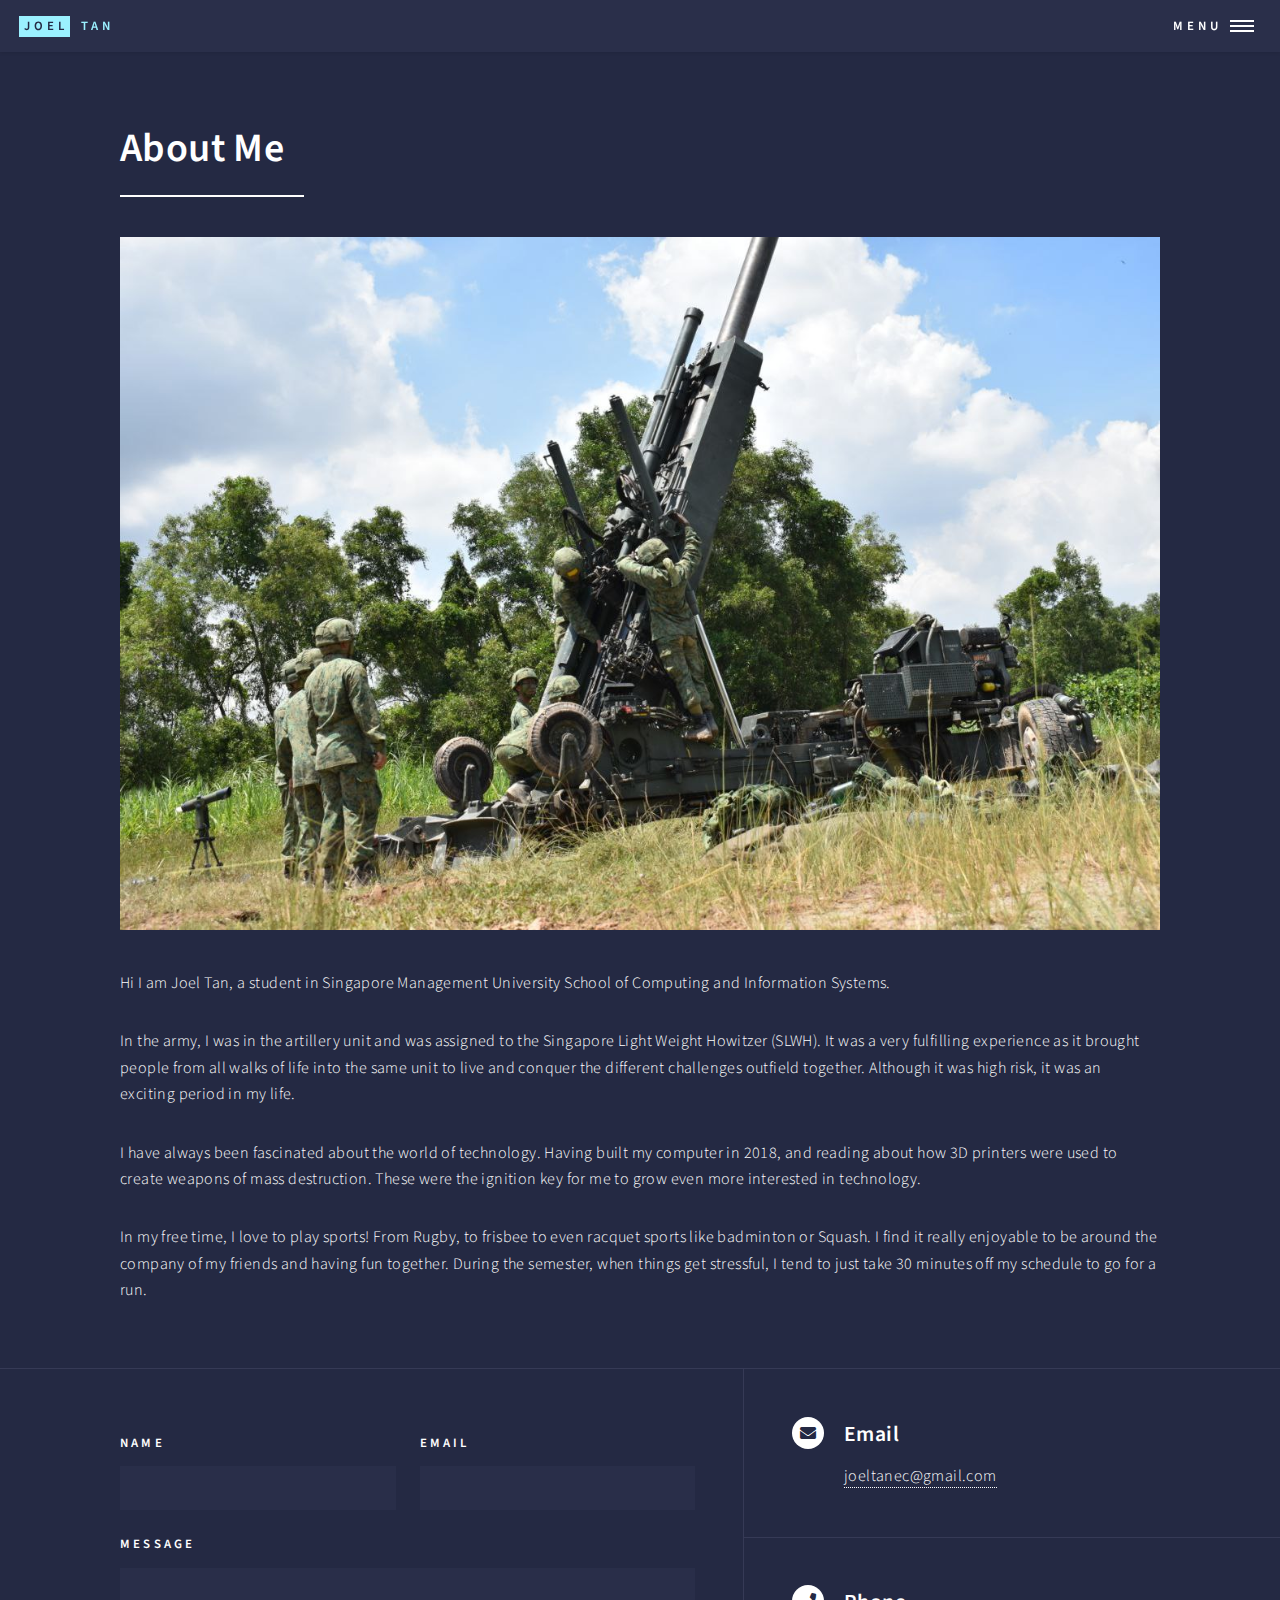
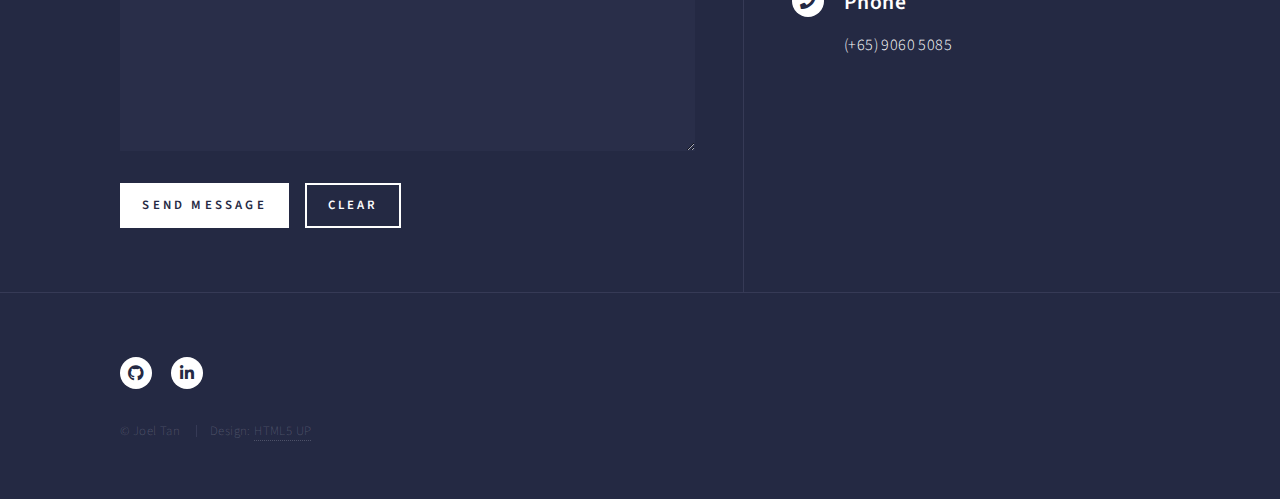
<file: about_me.html>
<!DOCTYPE HTML>
<html>

<head>
	<title>More About Me</title>
	<meta charset="utf-8" />
	<meta name="viewport" content="width=device-width, initial-scale=1, user-scalable=no" />
	<link rel="stylesheet" href="assets/css/main.css" />
	<noscript>
		<link rel="stylesheet" href="assets/css/noscript.css" />
	</noscript>
</head>

<body class="is-preload">

	<!-- Wrapper -->
	<div id="wrapper">

		<!-- Header -->
		<header id="header">
			<a href="index.html" class="logo"><strong>Joel</strong> <span>Tan</span></a>
			<nav>
				<a href="#menu">Menu</a>
			</nav>
		</header>

		<!-- Menu -->
		<nav id="menu">
			<ul class="links">
				<li><a href="index.html">Home</a></li>
				<li><a href="achievements.html">Achievements</a></li>
				<li><a href="about_me.html">About Me</a></li>
				<li><a href="https://joel-clicks.vercel.app/">Photography Website</a></li>
			</ul>
		</nav>

		<!-- Main -->
		<div id="main" class="alt">

			<!-- One -->
			<section id="one">
				<div class="inner">
					<header class="major">
						<h1>About Me</h1>
					</header>
					<span class="image main"><img src="images/slwh_photo.jpg" alt="" /></span>
					<p>Hi I am Joel Tan, a student in Singapore Management University School of Computing and
						Information Systems. </p>
					<p>In the army, I was in the artillery unit and was assigned to the Singapore Light Weight Howitzer
						(SLWH). It was a very fulfilling experience as it brought people from all walks of life into the
						same unit to live and conquer the different challenges outfield together. Although it was high
						risk, it was an exciting period in my life.</p>
					<p>I have always been fascinated about the world of technology. Having built my computer in 2018,
						and reading about how 3D printers were used to create weapons of mass destruction. These were
						the ignition key for me to grow even more interested in technology.
					</p>
					<p>In my free time, I love to play sports! From Rugby, to frisbee to even racquet sports like
						badminton or Squash. I find it really enjoyable to be around the company of my friends and
						having fun together. During the semester, when things get stressful, I tend to just take 30
						minutes off my schedule to go for a run.</p>
				</div>
			</section>

		</div>

		<!-- Contact -->
		<section id="contact">
			<div class="inner">
				<section>
					<form method="post" action="#">
						<div class="fields">
							<div class="field half">
								<label for="name">Name</label>
								<input type="text" name="name" id="name" />
							</div>
							<div class="field half">
								<label for="email">Email</label>
								<input type="text" name="email" id="email" />
							</div>
							<div class="field">
								<label for="message">Message</label>
								<textarea name="message" id="message" rows="6"></textarea>
							</div>
						</div>
						<ul class="actions">
							<li><input type="submit" value="Send Message" class="primary" /></li>
							<li><input type="reset" value="Clear" /></li>
						</ul>
					</form>
				</section>
				<section class="split">
					<section>
						<div class="contact-method">
							<span class="icon solid alt fa-envelope"></span>
							<h3>Email</h3>
							<a href="#">joeltanec@gmail.com</a>
						</div>
					</section>
					<section>
						<div class="contact-method">
							<span class="icon solid alt fa-phone"></span>
							<h3>Phone</h3>
							<span>(+65) 9060 5085</span>
						</div>
			</div>
		</section>
		

		<!-- Footer -->
		<footer id="footer">
			<div class="inner">
				<ul class="icons">
					<li><a href="https://github.com/joelfatnugget" class="icon brands alt fa-github"><span
								class="label">GitHub</span></a></li>
					<li><a href="https://www.linkedin.com/in/joel-tan-a599b6201/"
							class="icon brands alt fa-linkedin-in"><span class="label">LinkedIn</span></a></li>
				</ul>
				<ul class="copyright">
					<li>&copy; Joel Tan</li>
					<li>Design: <a href="https://html5up.net">HTML5 UP</a></li>
				</ul>
			</div>
		</footer>

	</div>

	<!-- Scripts -->
	<script src="assets/js/jquery.min.js"></script>
	<script src="assets/js/jquery.scrolly.min.js"></script>
	<script src="assets/js/jquery.scrollex.min.js"></script>
	<script src="assets/js/browser.min.js"></script>
	<script src="assets/js/breakpoints.min.js"></script>
	<script src="assets/js/util.js"></script>
	<script src="assets/js/main.js"></script>

</body>

</html>
</file>
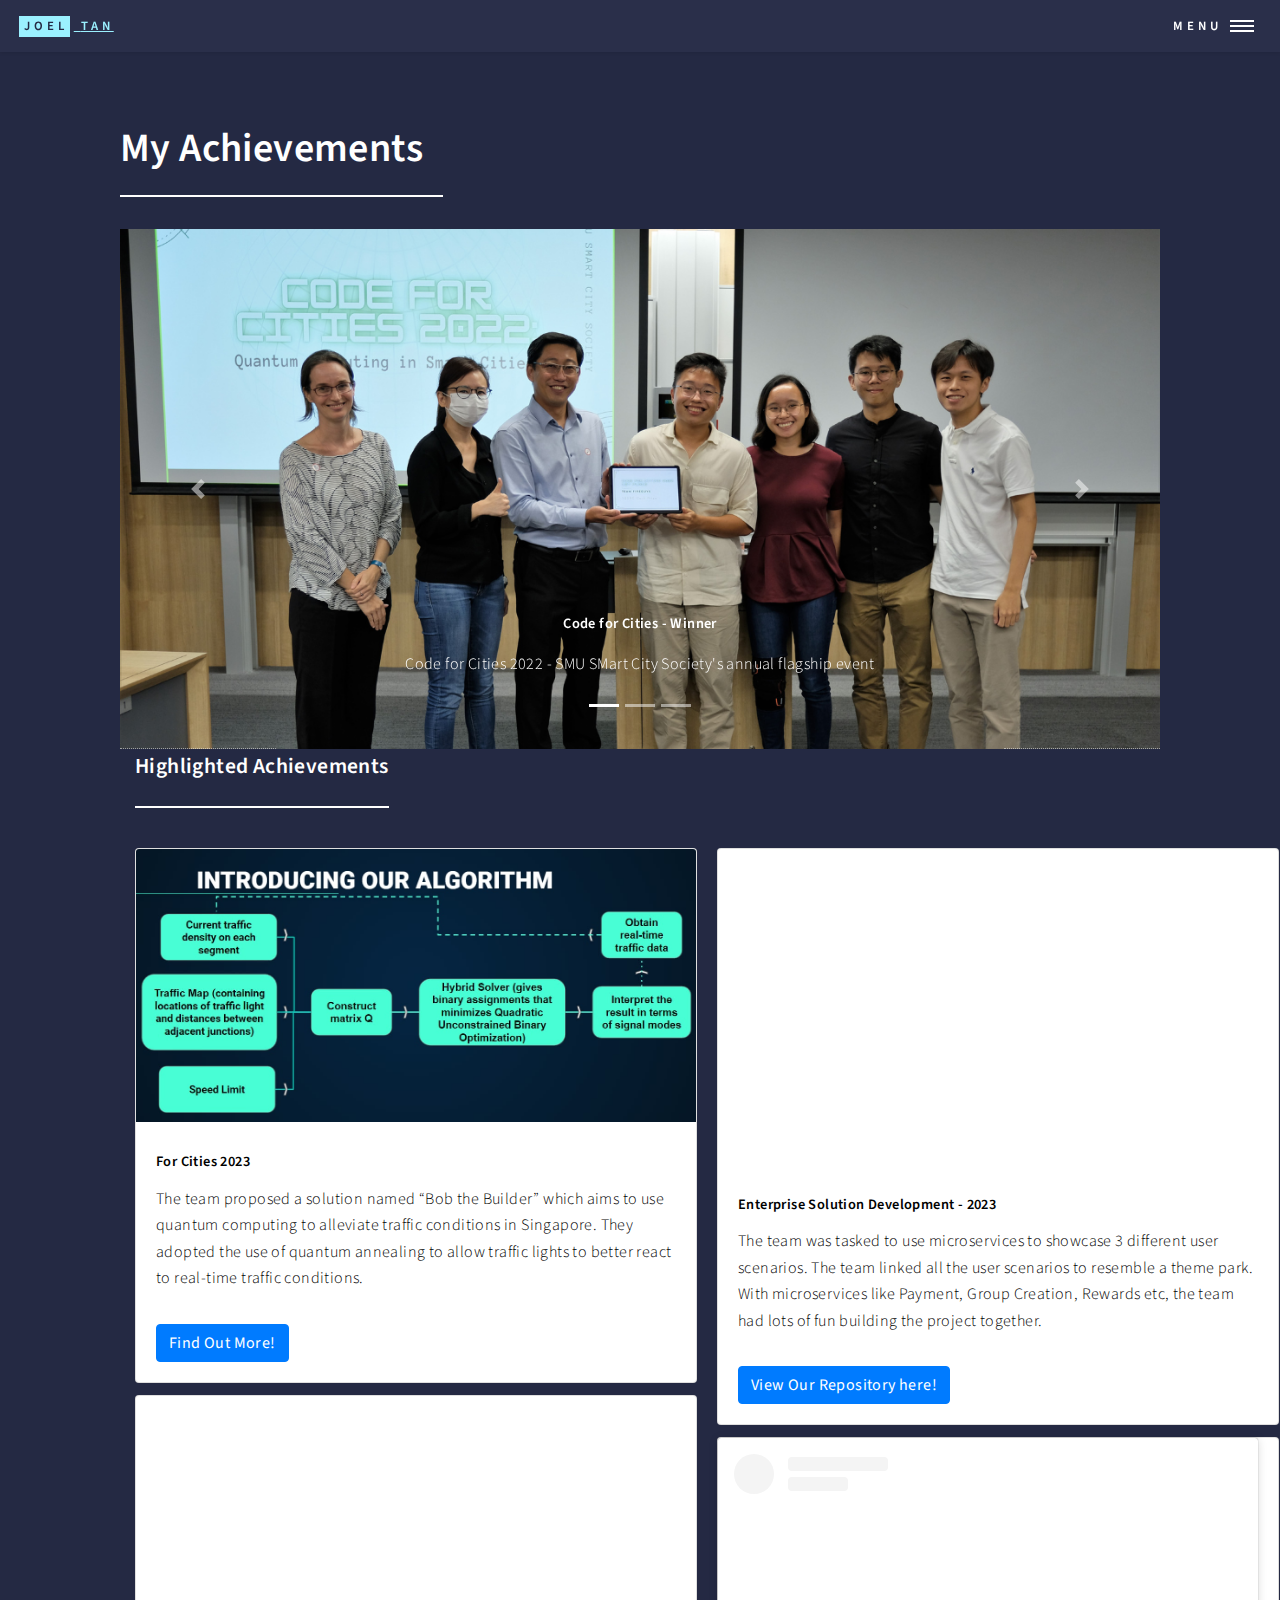
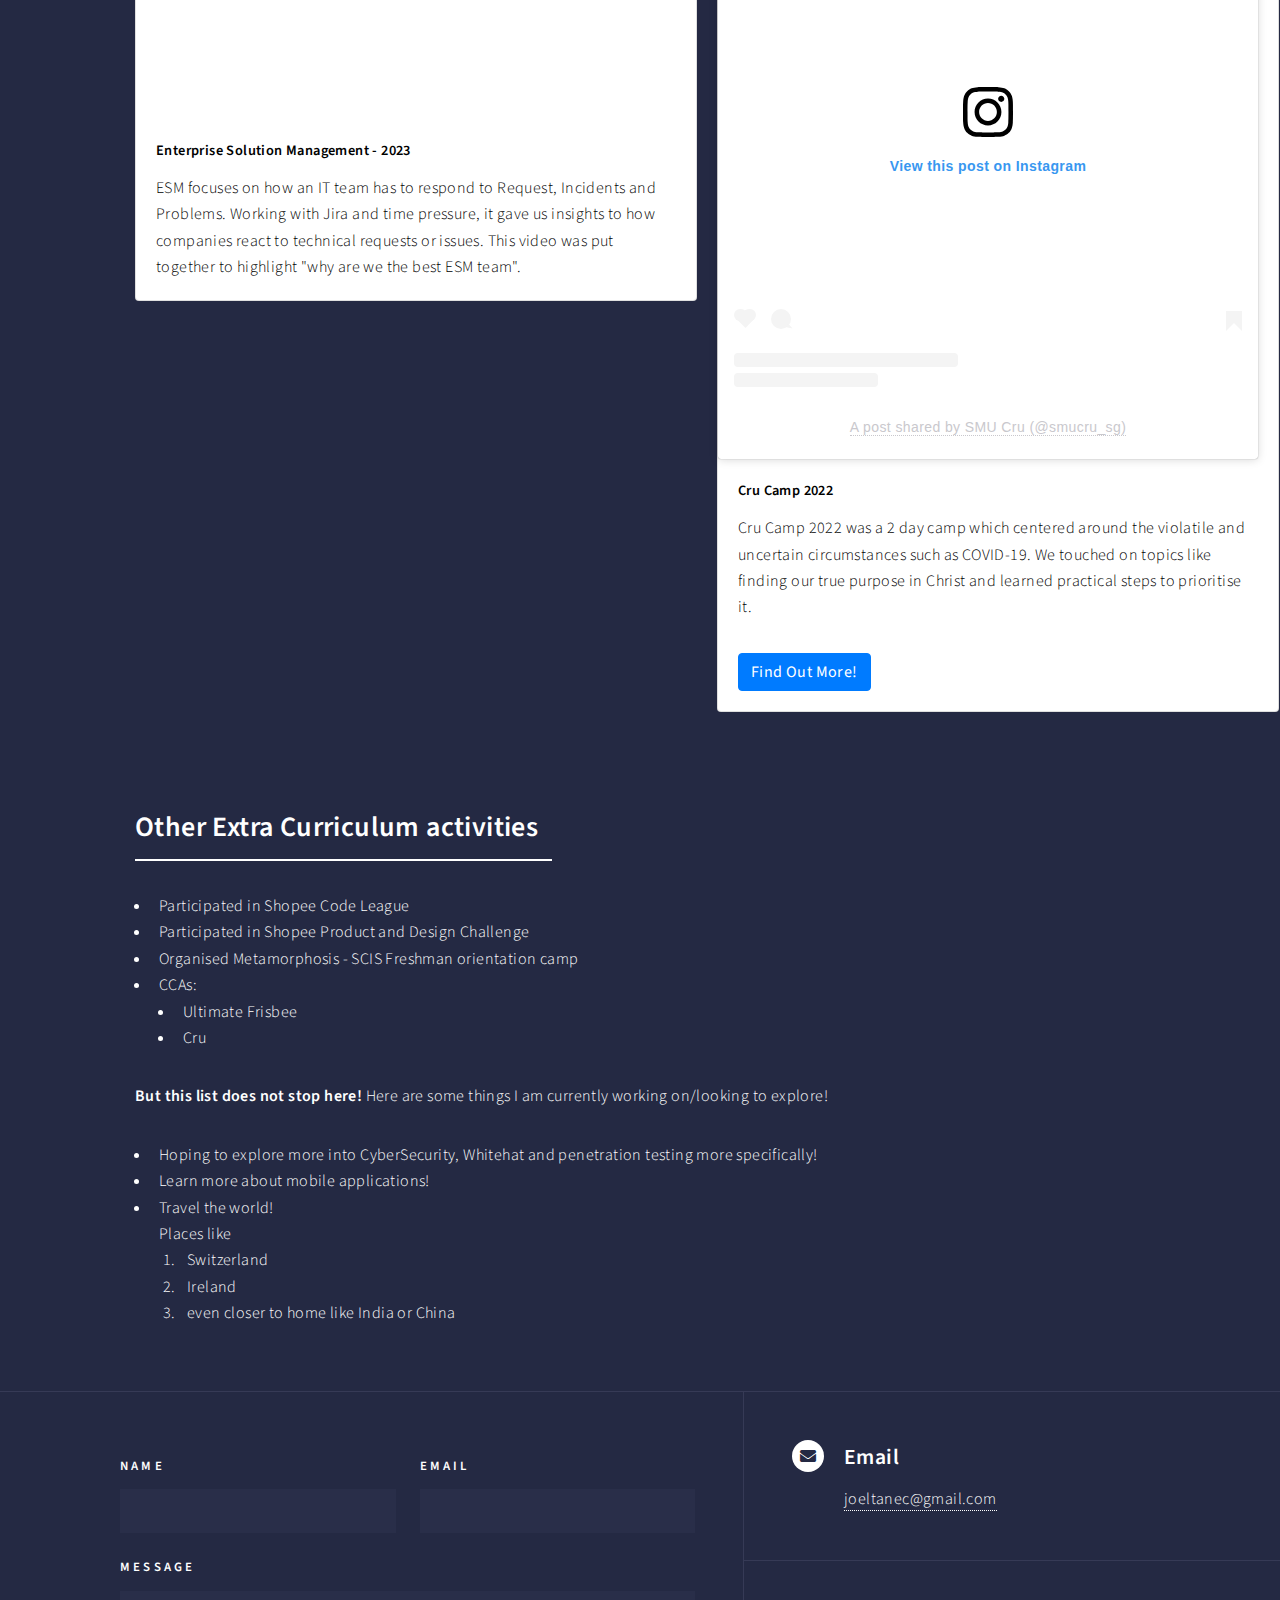
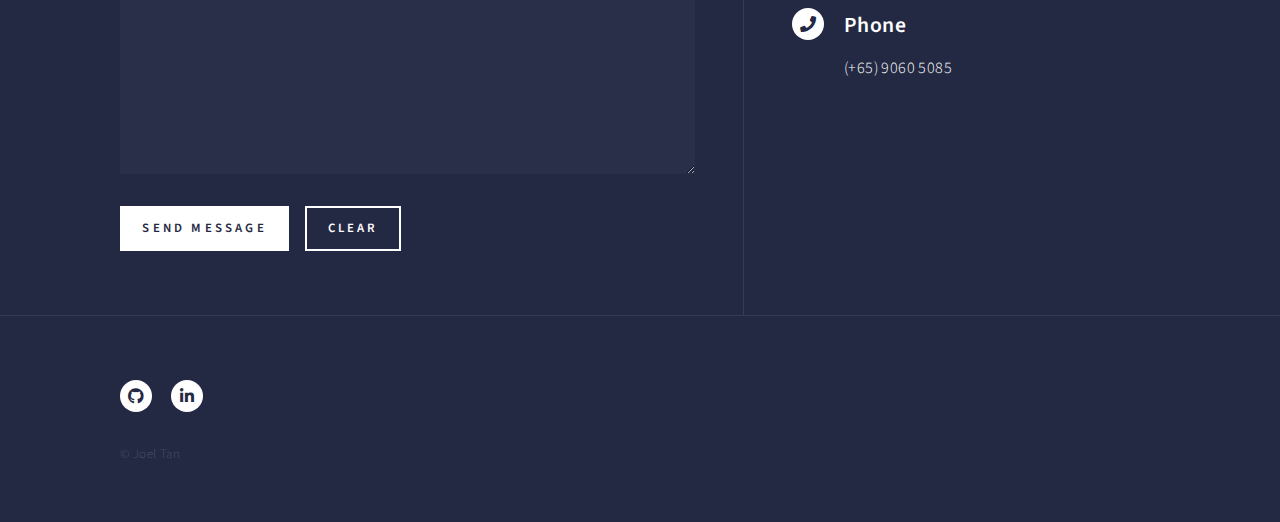
<file: achievements.html>
<!DOCTYPE HTML>
<html>

<head>
    <title>More About Me</title>
    <meta charset="utf-8" />
    <meta name="viewport" content="width=device-width, initial-scale=1, user-scalable=no" />
    <noscript>
        <link rel="stylesheet" href="assets/css/noscript.css" />
    </noscript>
    <link rel="stylesheet" href="https://cdn.jsdelivr.net/npm/bootstrap@4.0.0/dist/css/bootstrap.min.css"
        integrity="sha384-Gn5384xqQ1aoWXA+058RXPxPg6fy4IWvTNh0E263XmFcJlSAwiGgFAW/dAiS6JXm" crossorigin="anonymous">
    <link rel="stylesheet" href="assets/css/main.css" />
</head>

<body class="is-preload">

    <!-- Wrapper -->
    <div id="wrapper">

        <!-- Header -->
        <header id="header">
            <a href="index.html" class="logo"><strong>Joel</strong> <span>Tan</span></a>
            <nav>
                <a href="#menu">Menu</a>
            </nav>
        </header>

        <!-- Menu -->
        <nav id="menu">
			<ul class="links">
				<li><a href="index.html">Home</a></li>
				<li><a href="achievements.html">Achievements</a></li>
				<li><a href="about_me.html">About Me</a></li>
				<li><a href="https://joel-clicks.vercel.app/">Photography Website</a></li>
			</ul>
		</nav>

        <!-- Main -->
        <div id="main" class="alt">

            <!-- One -->
            <section id="one">
                <div class="inner">
                    <header class="major">
                        <h1>My Achievements</h1>
                    </header>
                    <div id="carouselExampleIndicators" class="carousel slide" data-ride="carousel">
                        <ol class="carousel-indicators">
                            <li data-target="#carouselExampleIndicators" data-slide-to="0" class="active"></li>
                            <li data-target="#carouselExampleIndicators" data-slide-to="1"></li>
                            <li data-target="#carouselExampleIndicators" data-slide-to="2"></li>
                        </ol>
                        <div class="carousel-inner">
                            <div class="carousel-item active">
                                <img class="d-block w-100" src="images/codeforcities.png" alt="Code For Cities">
                                <div class="carousel-caption d-none d-md-block">
                                    <h5>Code for Cities - Winner</h5>
                                    <p>Code for Cities 2022 - SMU SMart City Society's annual flagship event</p>
                                </div>
                            </div>
                            <div class="carousel-item">
                                <img class="d-block w-100" src="images/crucamp.jpg" alt="Cru Camp">
                                <div class="carousel-caption d-none d-md-block">
                                    <h5>Cru Camp 2022</h5>
                                    <p>Cru is an interdenominational Christian Parachurch Organisation</p>
                                </div>
                            </div>
                            <div class="carousel-item">
                                <img class="d-block w-100" src="images/metamorphosis.jpg" alt="Metamorphosis">
                                <div class="carousel-caption d-none d-md-block">
                                    <h5>Metamorphosis 2023</h5>
                                    <p>SMU School of Computing and Information Systems' annual Orientation Camp</p>
                                </div>
                            </div>

                        </div>
                        <a class="carousel-control-prev" href="#carouselExampleIndicators" role="button"
                            data-slide="prev">
                            <span class="carousel-control-prev-icon" aria-hidden="true"></span>
                            <span class="sr-only">Previous</span>
                        </a>
                        <a class="carousel-control-next" href="#carouselExampleIndicators" role="button"
                            data-slide="next">
                            <span class="carousel-control-next-icon" aria-hidden="true"></span>
                            <span class="sr-only">Next</span>
                        </a>
                    </div>
                    <div class="container-fluid">

                        <div class="row justify-content">
                            <header class="major">
                                <span>
                                    <h3>Highlighted Achievements</h3>
                                </span>
                            </header>
                        </div>
                        <div class="card-columns" style="display: inline-block">
                            <div class="card" style="color: black;">
                                <img class="card-img-top" src="images/cfc_algo.png" alt="cfc_algo">
                                <div class="card-body">
                                    <h5 class="card-title" style="color: black;">
                                        <header> For Cities 2023</header>
                                    </h5>
                                    <p class="card-text"> The team proposed a solution named “Bob the Builder” which
                                        aims to use quantum computing to alleviate traffic conditions in Singapore. They
                                        adopted the use of quantum annealing to allow traffic lights to better react to
                                        real-time traffic conditions.</p>
                                    <a href="https://news.smu.edu.sg/news/2022/10/04/tackling-smart-city-problems-quantum-computing-0#:~:text=Established%20in%202021%2C%20Code%20for,in%20the%20Smart%20City%20domain."
                                        class="btn btn-primary">Find Out More!</a>
                                </div>
                            </div>
                            <div class="card" style=" color: black;">
                                <iframe width="560" height="315" src="https://www.youtube.com/embed/gSxtwztJnHc"
                                    title="YouTube video player" frameborder="0"
                                    allow="accelerometer; autoplay; clipboard-write; encrypted-media; gyroscope; picture-in-picture; web-share"
                                    allowfullscreen></iframe>
                                <div class="card-body">
                                    <h5 class="card-title" style="color: black;">
                                        <header>Enterprise Solution Management - 2023</header>
                                    </h5>
                                    <p class="card-text"> ESM focuses on how an IT team has to respond to Request,
                                        Incidents and Problems. Working with Jira and time pressure, it gave us insights
                                        to how companies react to technical requests or issues. This video was put
                                        together to highlight "why are we the best ESM team".</p>
                                </div>
                            </div>
                            
                            <div class="card" style=" color: black;">
                                <iframe width="560" height="315" src="https://www.youtube.com/embed/Hvxrg_qIf7g"
                                    title="YouTube video player" frameborder="0"
                                    allow="accelerometer; autoplay; clipboard-write; encrypted-media; gyroscope; picture-in-picture; web-share"
                                    allowfullscreen></iframe>
                                <div class="card-body">
                                    <h5 class="card-title" style="color: black;">
                                        <header>Enterprise Solution Development - 2023</header>
                                    </h5>
                                    <p class="card-text"> The team was tasked to use microservices to showcase 3
                                        different user scenarios. The team linked all the user scenarios to resemble a
                                        theme park. With microservices like Payment, Group Creation, Rewards etc, the
                                        team had lots of fun building the project together.</p>
                                    <a href="https://github.com/ESDeezknee/ESDeezknee" class="btn btn-primary">View Our
                                        Repository here!</a>
                                </div>
                            </div>
                            <div class="card" style="color: black;">
                                <blockquote class="instagram-media m-0"
                                    data-instgrm-permalink="https://www.instagram.com/reel/CiKcidPhUnf/?utm_source=ig_embed&amp;utm_campaign=loading"
                                    data-instgrm-version="14"
                                    style=" background:#FFF; border:0; border-radius:3px; box-shadow:0 0 1px 0 rgba(0,0,0,0.5),0 1px 10px 0 rgba(0,0,0,0.15); margin: 1px; max-width:540px; min-width:326px; padding:0; width:99.375%; width:-webkit-calc(100% - 2px); width:calc(100% - 2px);">
                                    <div style="padding:16px;"> <a
                                            href="https://www.instagram.com/reel/CiKcidPhUnf/?utm_source=ig_embed&amp;utm_campaign=loading"
                                            style=" background:#FFFFFF; line-height:0; padding:0 0; text-align:center; text-decoration:none; width:100%;"
                                            target="_blank">
                                            <div style=" display: flex; flex-direction: row; align-items: center;">
                                                <div
                                                    style="background-color: #F4F4F4; border-radius: 50%; flex-grow: 0; height: 40px; margin-right: 14px; width: 40px;">
                                                </div>
                                                <div
                                                    style="display: flex; flex-direction: column; flex-grow: 1; justify-content: center;">
                                                    <div
                                                        style=" background-color: #F4F4F4; border-radius: 4px; flex-grow: 0; height: 14px; margin-bottom: 6px; width: 100px;">
                                                    </div>
                                                    <div
                                                        style=" background-color: #F4F4F4; border-radius: 4px; flex-grow: 0; height: 14px; width: 60px;">
                                                    </div>
                                                </div>
                                            </div>
                                            <div style="padding: 19% 0;"></div>
                                            <div style="display:block; height:50px; margin:0 auto 12px; width:50px;">
                                                <svg width="50px" height="50px" viewBox="0 0 60 60" version="1.1"
                                                    xmlns="https://www.w3.org/2000/svg"
                                                    xmlns:xlink="https://www.w3.org/1999/xlink">
                                                    <g stroke="none" stroke-width="1" fill="none" fill-rule="evenodd">
                                                        <g transform="translate(-511.000000, -20.000000)"
                                                            fill="#000000">
                                                            <g>
                                                                <path
                                                                    d="M556.869,30.41 C554.814,30.41 553.148,32.076 553.148,34.131 C553.148,36.186 554.814,37.852 556.869,37.852 C558.924,37.852 560.59,36.186 560.59,34.131 C560.59,32.076 558.924,30.41 556.869,30.41 M541,60.657 C535.114,60.657 530.342,55.887 530.342,50 C530.342,44.114 535.114,39.342 541,39.342 C546.887,39.342 551.658,44.114 551.658,50 C551.658,55.887 546.887,60.657 541,60.657 M541,33.886 C532.1,33.886 524.886,41.1 524.886,50 C524.886,58.899 532.1,66.113 541,66.113 C549.9,66.113 557.115,58.899 557.115,50 C557.115,41.1 549.9,33.886 541,33.886 M565.378,62.101 C565.244,65.022 564.756,66.606 564.346,67.663 C563.803,69.06 563.154,70.057 562.106,71.106 C561.058,72.155 560.06,72.803 558.662,73.347 C557.607,73.757 556.021,74.244 553.102,74.378 C549.944,74.521 548.997,74.552 541,74.552 C533.003,74.552 532.056,74.521 528.898,74.378 C525.979,74.244 524.393,73.757 523.338,73.347 C521.94,72.803 520.942,72.155 519.894,71.106 C518.846,70.057 518.197,69.06 517.654,67.663 C517.244,66.606 516.755,65.022 516.623,62.101 C516.479,58.943 516.448,57.996 516.448,50 C516.448,42.003 516.479,41.056 516.623,37.899 C516.755,34.978 517.244,33.391 517.654,32.338 C518.197,30.938 518.846,29.942 519.894,28.894 C520.942,27.846 521.94,27.196 523.338,26.654 C524.393,26.244 525.979,25.756 528.898,25.623 C532.057,25.479 533.004,25.448 541,25.448 C548.997,25.448 549.943,25.479 553.102,25.623 C556.021,25.756 557.607,26.244 558.662,26.654 C560.06,27.196 561.058,27.846 562.106,28.894 C563.154,29.942 563.803,30.938 564.346,32.338 C564.756,33.391 565.244,34.978 565.378,37.899 C565.522,41.056 565.552,42.003 565.552,50 C565.552,57.996 565.522,58.943 565.378,62.101 M570.82,37.631 C570.674,34.438 570.167,32.258 569.425,30.349 C568.659,28.377 567.633,26.702 565.965,25.035 C564.297,23.368 562.623,22.342 560.652,21.575 C558.743,20.834 556.562,20.326 553.369,20.18 C550.169,20.033 549.148,20 541,20 C532.853,20 531.831,20.033 528.631,20.18 C525.438,20.326 523.257,20.834 521.349,21.575 C519.376,22.342 517.703,23.368 516.035,25.035 C514.368,26.702 513.342,28.377 512.574,30.349 C511.834,32.258 511.326,34.438 511.181,37.631 C511.035,40.831 511,41.851 511,50 C511,58.147 511.035,59.17 511.181,62.369 C511.326,65.562 511.834,67.743 512.574,69.651 C513.342,71.625 514.368,73.296 516.035,74.965 C517.703,76.634 519.376,77.658 521.349,78.425 C523.257,79.167 525.438,79.673 528.631,79.82 C531.831,79.965 532.853,80.001 541,80.001 C549.148,80.001 550.169,79.965 553.369,79.82 C556.562,79.673 558.743,79.167 560.652,78.425 C562.623,77.658 564.297,76.634 565.965,74.965 C567.633,73.296 568.659,71.625 569.425,69.651 C570.167,67.743 570.674,65.562 570.82,62.369 C570.966,59.17 571,58.147 571,50 C571,41.851 570.966,40.831 570.82,37.631">
                                                                </path>
                                                            </g>
                                                        </g>
                                                    </g>
                                                </svg>
                                            </div>
                                            <div style="padding-top: 8px;">
                                                <div
                                                    style=" color:#3897f0; font-family:Arial,sans-serif; font-size:14px; font-style:normal; font-weight:550; line-height:18px;">
                                                    View this post on Instagram</div>
                                            </div>
                                            <div style="padding: 12.5% 0;"></div>
                                            <div
                                                style="display: flex; flex-direction: row; margin-bottom: 14px; align-items: center;">
                                                <div>
                                                    <div
                                                        style="background-color: #F4F4F4; border-radius: 50%; height: 12.5px; width: 12.5px; transform: translateX(0px) translateY(7px);">
                                                    </div>
                                                    <div
                                                        style="background-color: #F4F4F4; height: 12.5px; transform: rotate(-45deg) translateX(3px) translateY(1px); width: 12.5px; flex-grow: 0; margin-right: 14px; margin-left: 2px;">
                                                    </div>
                                                    <div
                                                        style="background-color: #F4F4F4; border-radius: 50%; height: 12.5px; width: 12.5px; transform: translateX(9px) translateY(-18px);">
                                                    </div>
                                                </div>
                                                <div style="margin-left: 8px;">
                                                    <div
                                                        style=" background-color: #F4F4F4; border-radius: 50%; flex-grow: 0; height: 20px; width: 20px;">
                                                    </div>
                                                    <div
                                                        style=" width: 0; height: 0; border-top: 2px solid transparent; border-left: 6px solid #f4f4f4; border-bottom: 2px solid transparent; transform: translateX(16px) translateY(-4px) rotate(30deg)">
                                                    </div>
                                                </div>
                                                <div style="margin-left: auto;">
                                                    <div
                                                        style=" width: 0px; border-top: 8px solid #F4F4F4; border-right: 8px solid transparent; transform: translateY(16px);">
                                                    </div>
                                                    <div
                                                        style=" background-color: #F4F4F4; flex-grow: 0; height: 12px; width: 16px; transform: translateY(-4px);">
                                                    </div>
                                                    <div
                                                        style=" width: 0; height: 0; border-top: 8px solid #F4F4F4; border-left: 8px solid transparent; transform: translateY(-4px) translateX(8px);">
                                                    </div>
                                                </div>
                                            </div>
                                            <div
                                                style="display: flex; flex-direction: column; flex-grow: 1; justify-content: center; margin-bottom: 24px;">
                                                <div
                                                    style=" background-color: #F4F4F4; border-radius: 4px; flex-grow: 0; height: 14px; margin-bottom: 6px; width: 224px;">
                                                </div>
                                                <div
                                                    style=" background-color: #F4F4F4; border-radius: 4px; flex-grow: 0; height: 14px; width: 144px;">
                                                </div>
                                            </div>
                                        </a>
                                        <p
                                            style=" color:#c9c8cd; font-family:Arial,sans-serif; font-size:14px; line-height:17px; margin-bottom:0; margin-top:8px; overflow:hidden; padding:8px 0 7px; text-align:center; text-overflow:ellipsis; white-space:nowrap;">
                                            <a href="https://www.instagram.com/reel/CiKcidPhUnf/?utm_source=ig_embed&amp;utm_campaign=loading"
                                                style=" color:#c9c8cd; font-family:Arial,sans-serif; font-size:14px; font-style:normal; font-weight:normal; line-height:17px; text-decoration:none;"
                                                target="_blank">A post shared by SMU Cru (@smucru_sg)</a>
                                        </p>
                                    </div>
                                </blockquote>
                                <script async src="//www.instagram.com/embed.js"></script>
                                <div class="card-body">
                                    <h5 class="card-title" style="color: black;">
                                        <header> Cru Camp 2022</header>
                                    </h5>
                                    <p class="card-text"> Cru Camp 2022 was a 2 day camp which centered around the
                                        violatile and uncertain circumstances such as COVID-19. We touched on topics
                                        like finding our true purpose in Christ and learned practical steps to
                                        prioritise it.</p>
                                    <a href="https://www.instagram.com/p/CiKcS8VhVZa/" class="btn btn-primary">Find Out
                                        More!</a>
                                </div>
                            </div>
                        </div>
                        <header class="major" style="margin-top: 5rem; padding-bottom: 0;">
                            <h2>Other Extra Curriculum activities</h2>
                        </header>
                        <ul>
                            <li>
                                Participated in Shopee Code League
                            </li>
                            <li>
                                Participated in Shopee Product and Design Challenge
                            </li>
                            <li>
                                Organised Metamorphosis - SCIS Freshman orientation camp
                            </li>
                            <li>
                                CCAs:
                                <ul>
                                    <li>Ultimate Frisbee</li>
                                    <li>Cru</li>
                                </ul>
                            </li>
                        </ul>


                        <p><strong>But this list does not stop here!</strong> Here are some things I am currently
                            working
                            on/looking to explore!</p>
                        <ul>
                            <li>
                                Hoping to explore more into CyberSecurity, Whitehat and penetration testing more
                                specifically!
                            </li>
                            <li>
                                Learn more about mobile applications!
                            </li>
                            <li>
                                Travel the world!
                                <br>Places like
                                <ol>
                                    <li>
                                        Switzerland
                                    </li>
                                    <li>Ireland</li>
                                    <li>even closer to home like India or China</li>
                                </ol>
                            </li>
                        </ul>
                    </div>
                </div>
            </section>

        </div>

        <!-- Contact -->
        <section id="contact">
            <div class="inner">
                <section>
                    <form method="post" action="#">
                        <div class="fields">
                            <div class="field half">
                                <label for="name">Name</label>
                                <input type="text" name="name" id="name" />
                            </div>
                            <div class="field half">
                                <label for="email">Email</label>
                                <input type="text" name="email" id="email" />
                            </div>
                            <div class="field">
                                <label for="message">Message</label>
                                <textarea name="message" id="message" rows="6"></textarea>
                            </div>
                        </div>
                        <ul class="actions">
                            <li><input type="submit" value="Send Message" class="primary" /></li>
                            <li><input type="reset" value="Clear" /></li>
                        </ul>
                    </form>
                </section>
                <section class="split">
                    <section>
                        <div class="contact-method">
                            <span class="icon solid alt fa-envelope"></span>
                            <h3>Email</h3>
                            <a href="#">joeltanec@gmail.com</a>
                        </div>
                    </section>
                    <section>
                        <div class="contact-method">
                            <span class="icon solid alt fa-phone"></span>
                            <h3>Phone</h3>
                            <span>(+65) 9060 5085</span>
                        </div>
            </div>
        </section>

        <!-- Footer -->
        <footer id="footer">
            <div class="inner">
                <ul class="icons">
                    <li><a href="https://github.com/joelfatnugget" class="icon brands alt fa-github"><span
                                class="label">GitHub</span></a></li>
                    <li><a href="https://www.linkedin.com/in/joel-tan-a599b6201/"
                            class="icon brands alt fa-linkedin-in"><span class="label">LinkedIn</span></a></li>
                </ul>
                <ul class="copyright">
                    <li>&copy; Joel Tan</li>
                </ul>
            </div>
        </footer>

    </div>

    <!-- Scripts -->
    <script src="assets/js/jquery.min.js"></script>
    <script src="assets/js/jquery.scrolly.min.js"></script>
    <script src="assets/js/jquery.scrollex.min.js"></script>
    <script src="assets/js/browser.min.js"></script>
    <script src="assets/js/breakpoints.min.js"></script>
    <script src="assets/js/util.js"></script>
    <script src="assets/js/main.js"></script>
    <script src="https://code.jquery.com/jquery-3.2.1.slim.min.js"
        integrity="sha384-KJ3o2DKtIkvYIK3UENzmM7KCkRr/rE9/Qpg6aAZGJwFDMVNA/GpGFF93hXpG5KkN"
        crossorigin="anonymous"></script>
    <script src="https://cdn.jsdelivr.net/npm/popper.js@1.12.9/dist/umd/popper.min.js"
        integrity="sha384-ApNbgh9B+Y1QKtv3Rn7W3mgPxhU9K/ScQsAP7hUibX39j7fakFPskvXusvfa0b4Q"
        crossorigin="anonymous"></script>
    <script src="https://cdn.jsdelivr.net/npm/bootstrap@4.0.0/dist/js/bootstrap.min.js"
        integrity="sha384-JZR6Spejh4U02d8jOt6vLEHfe/JQGiRRSQQxSfFWpi1MquVdAyjUar5+76PVCmYl"
        crossorigin="anonymous"></script>

</body>

</html>
</file>
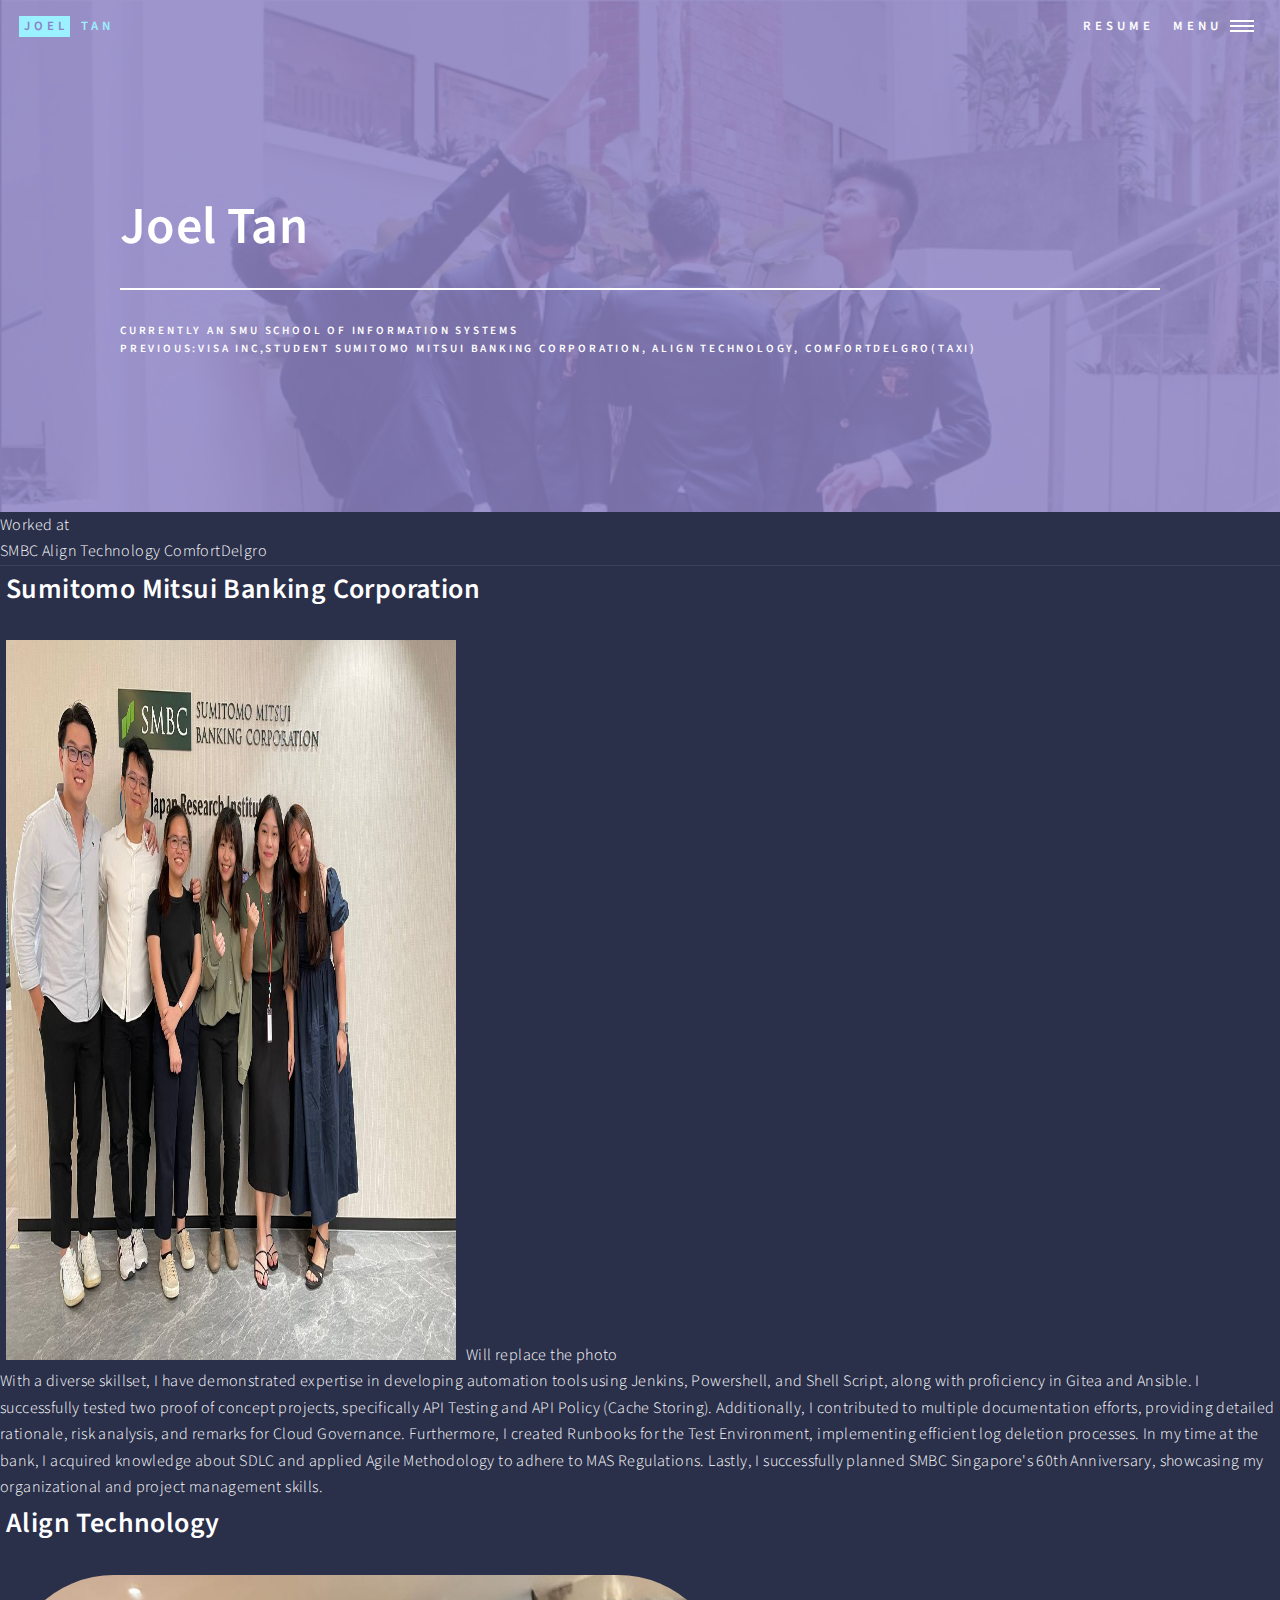
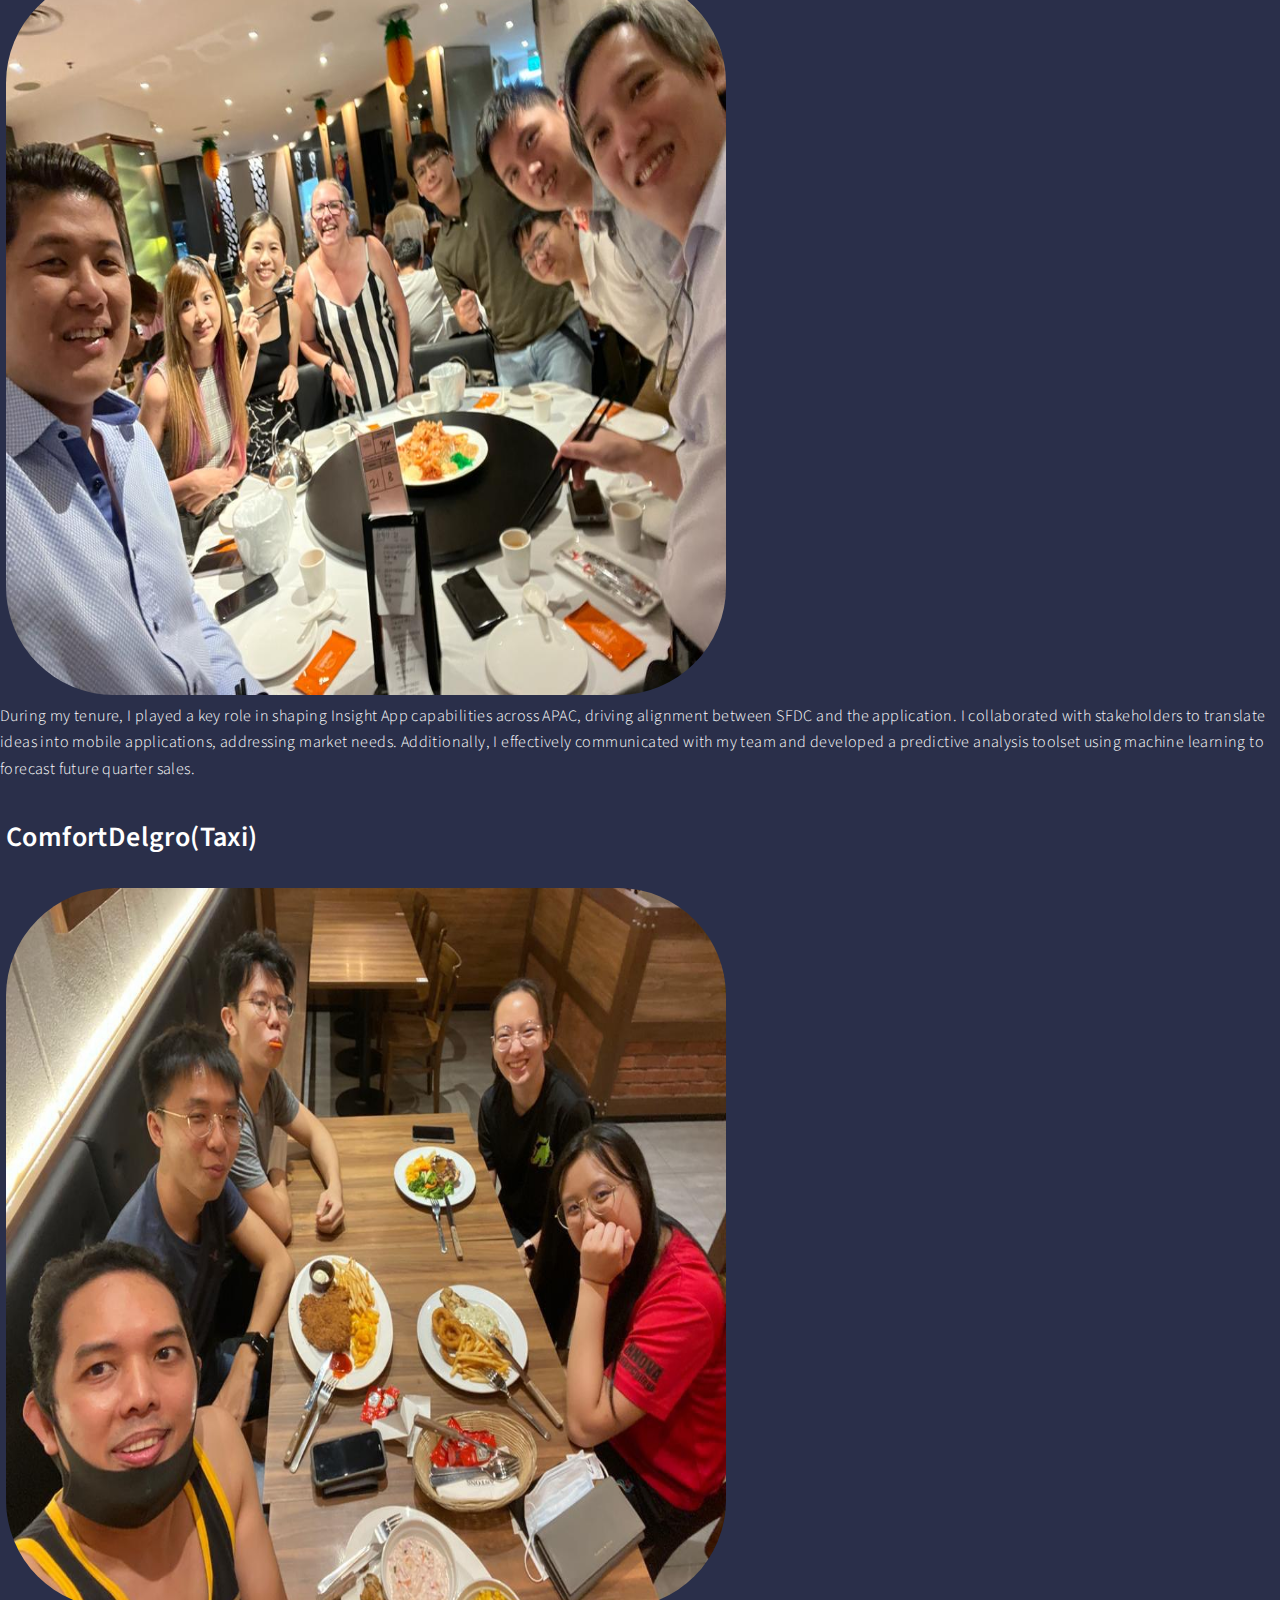
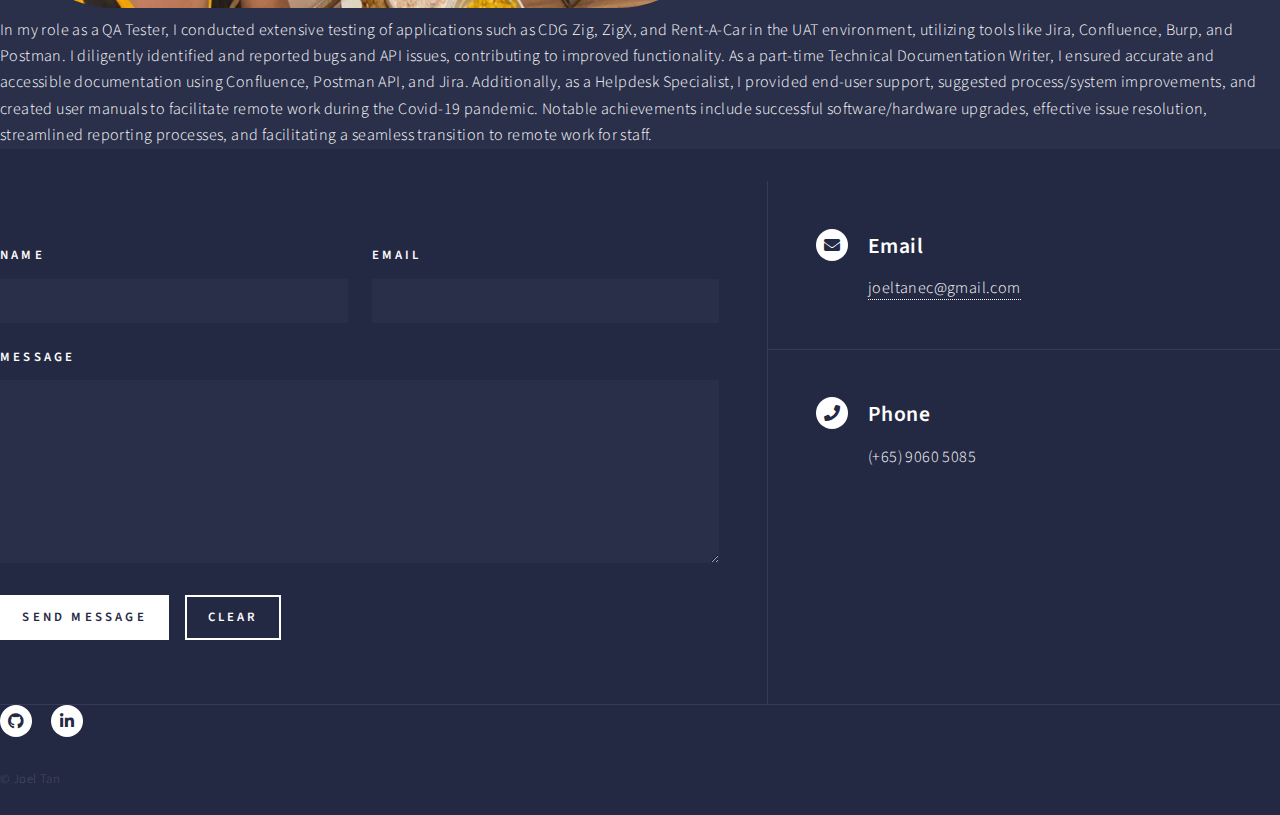
<file: landing.html>
<!DOCTYPE HTML>
<!--
	Forty by HTML5 UP
	html5up.net | @ajlkn
	Free for personal and commercial use under the CCA 3.0 license (html5up.net/license)
-->
<html>

<head>
	<title>Joel Tan!</title>
	<meta charset="utf-8" />
	<meta name="viewport" content="width=device-width, initial-scale=1" />
	<link href="https://cdn.jsdelivr.net/npm/bootstrap@5.3.0/dist/css/bootstrap.min.css" rel="stylesheet"
		integrity="sha384-9ndCyUaIbzAi2FUVXJi0CjmCapSmO7SnpJef0486qhLnuZ2cdeRhO02iuK6FUUVM" crossorigin="anonymous">
	<link rel="stylesheet" href="assets/css/main.css" />
	<link rel="stylesheet" href="assets/css/style.css" />
	<noscript>
		<link rel="stylesheet" href="assets/css/noscript.css" />
	</noscript>
</head>

<body class="is-preload">

	<!-- Wrapper -->
	<div id="wrapper">

		<!-- Header -->
		<!-- Note: The "styleN" class below should match that of the banner element. -->
		<header id="header" class="alt style2">
			<a href="index.html" class="logo"><strong>Joel</strong> <span>Tan</span></a>
			<nav>
				<a href="/images/Joel Tan Resume - MasterCopy.pdf" download>Resume</a>
				<a href="#menu">Menu</a>
			</nav>
		</header>

		<!-- Menu -->
		<nav id="menu">
			<ul class="links">
				<li><a href="index.html">Home</a></li>
				<li><a href="achievements.html">Achievements</a></li>
				<li><a href="about_me.html">About Me</a></li>
				<li><a href="https://joelclicks.joelfatnugget.xyz">Photography Website</a></li>
				<li><a href="/images/Joel Tan Resume - MasterCopy.pdf" download>Resume</a></li>
			</ul>
		</nav>

		<!-- Banner -->
		<!-- Note: The "styleN" class below should match that of the header element. -->
		<section id="banner" class="style2">
			<div class="inner" style="height: auto;">
				<span class="image">
					<img src="./images/council.png" alt="" />
				</span>
				<header class="major">
					<h1>Joel Tan</h1>
				</header>
				<div class="content">
					<p>Currently an SMU School of Information Systems
						<br> Previous:Visa Inc,Student Sumitomo Mitsui Banking Corporation, Align Technology, ComfortDelgro(Taxi)
					</p>
				</div>
			</div>
		</section>

		<!-- Main -->
		<div id="main">
			<section id="one">
				<div id="work">Worked at</div>
				<div>
					<div class="word-list">
						<span id="smbc">SMBC</span>
						<span id="align">Align Technology</strong></span>
						<span id="comfort">ComfortDelgro</span>
					</div>
				</div>
			</section>
			<div id="two" class="scrollpage">
				<section class="one" id="experience">
					<div class="container">
						<div class="col">
							<h2 style="margin-left: 6px;">Sumitomo Mitsui Banking Corporation</h2>
							<img src="images/smbc.jpeg" style="height: 80vh; margin-left: 6px; width: 50vh; margin-right:10px; ">Will replace
							the photo
						</div>
						<div class="col">With a diverse skillset, I have demonstrated expertise in developing
							automation tools using Jenkins, Powershell, and Shell Script, along with proficiency in
							Gitea and Ansible. I successfully tested two proof of concept projects, specifically API
							Testing and API Policy (Cache Storing). Additionally, I contributed to multiple
							documentation efforts, providing detailed rationale, risk analysis, and remarks for Cloud
							Governance. Furthermore, I created Runbooks for the Test Environment, implementing efficient
							log deletion processes. In my time at the bank, I acquired knowledge about SDLC and applied
							Agile Methodology to adhere to MAS Regulations. Lastly, I successfully planned SMBC
							Singapore's 60th Anniversary, showcasing my organizational and project management skills.
						</div>
					</div>
				</section>
				<section class="two" id="experience">
					<div class="container">
						<div class="col">
							<h2 style="margin-left: 6px">Align Technology</h2>
							<img src="images/Align Tech/happycny.jpg"
								style="height: 80vh; border-radius: 15%; margin-left: 6px;width: 80vh;">
						</div>
						<div class="col">
							<p>During my tenure, I played a key role in shaping Insight App capabilities
								across APAC, driving alignment between SFDC and the application. I collaborated with
								stakeholders to translate ideas into mobile applications, addressing market needs.
								Additionally, I effectively communicated with my team and developed a predictive
								analysis
								toolset using machine learning to forecast future quarter sales.</p>
						</div>
					</div>
				</section>
				<section class="three" id="experience">
					<div class="container">
						<div class="col">
							<h2 style="margin-left: 6px">ComfortDelgro(Taxi)</h2>
							<img src="images/comfort_food.jpg"
								style="height: 80vh; border-radius: 15%; margin-left: 6px;width: 80vh;">
						</div>
						<div class="col">
							<p>In my role as a QA Tester, I conducted extensive testing of applications such as CDG Zig,
								ZigX, and Rent-A-Car in the UAT environment, utilizing tools like Jira, Confluence,
								Burp, and Postman. I diligently identified and reported bugs and API issues,
								contributing to improved functionality. As a part-time Technical Documentation Writer, I
								ensured accurate and accessible documentation using Confluence, Postman API, and Jira.
								Additionally, as a Helpdesk Specialist, I provided end-user support, suggested
								process/system improvements, and created user manuals to facilitate remote work during
								the Covid-19 pandemic. Notable achievements include successful software/hardware
								upgrades, effective issue resolution, streamlined reporting processes, and facilitating
								a seamless transition to remote work for staff.</p>
						</div>
					</div>
				</section>
			</div>
		</div>



		<!-- One -->
		<!-- <section id="one">
				<div class="inner">
					<img src="">
					<header class="major">
						<h2>Sumitomo Mitsui Banking Corporation</h2>
					</header>
					<li>Learnt about Banking SDLC, Banking Agile Software Development</li>
					<li>Worked with tools like Jenkins, Powershell, Shell Script, Ansible and most importantly Microsoft Azure </li>
					
				</div>
			</section>

			<!-- Two -->



	</div>

	<!-- Contact -->
	<section id="contact">
		<div class="inner">
			<section>
				<form method="post" action="#">
					<div class="fields">
						<div class="field half">
							<label for="name">Name</label>
							<input type="text" name="name" id="name" />
						</div>
						<div class="field half">
							<label for="email">Email</label>
							<input type="text" name="email" id="email" />
						</div>
						<div class="field">
							<label for="message">Message</label>
							<textarea name="message" id="message" rows="6"></textarea>
						</div>
					</div>
					<ul class="actions">
						<li><input type="submit" value="Send Message" class="primary" /></li>
						<li><input type="reset" value="Clear" /></li>
					</ul>
				</form>
			</section>
			<section class="split">
				<section>
					<div class="contact-method">
						<span class="icon solid alt fa-envelope"></span>
						<h3>Email</h3>
						<a href="#">joeltanec@gmail.com</a>
					</div>
				</section>
				<section>
					<div class="contact-method">
						<span class="icon solid alt fa-phone"></span>
						<h3>Phone</h3>
						<span>(+65) 9060 5085</span>
					</div>
		</div>
	</section>

	<!-- Footer -->
	<footer id="footer">
		<div class="inner">
			<ul class="icons">
				<li><a href="https://github.com/joelfatnugget" class="icon brands alt fa-github"><span
							class="label">GitHub</span></a></li>
				<li><a href="https://www.linkedin.com/in/joel-tan-a599b6201/"
						class="icon brands alt fa-linkedin-in"><span class="label">LinkedIn</span></a></li>
			</ul>
			<ul class="copyright">
				<li>&copy; Joel Tan</li>
			</ul>
		</div>
	</footer>

	</div>

	<!-- Scripts -->
	<script src="assets/js/jquery.min.js"></script>
	<script src="assets/js/jquery.scrolly.min.js"></script>
	<script src="assets/js/jquery.scrollex.min.js"></script>
	<script src="assets/js/browser.min.js"></script>
	<script src="assets/js/breakpoints.min.js"></script>
	<script src="assets/js/util.js"></script>
	<script src="assets/js/main.js"></script>

</body>

</html>
</file>
<file: assets/css/noscript.css>
/*
	Forty by HTML5 UP
	html5up.net | @ajlkn
	Free for personal and commercial use under the CCA 3.0 license (html5up.net/license)
*/

/* Banner */

body.is-preload #banner:after {
	opacity: 0.85;
}

body.is-preload #banner>.inner {
	-moz-filter: none;
	-webkit-filter: none;
	-ms-filter: none;
	filter: none;
	-moz-transform: none;
	-webkit-transform: none;
	-ms-transform: none;
	transform: none;
	opacity: 1;
}


.card-columns {
	@include media-breakpoint-only(sm) {
		column-count: 3;
	}
	@include media-breakpoint-only(lg) {
		column-count: 4;
	}

	@include media-breakpoint-only(xl) {
		column-count: 5;
	}
}
</file>
<file: assets/css/style.css>
.gallery {
    display: grid;
    grid-template-columns: repeat(auto-fit, minmax(300px, 1fr));
    gap: 20px;
  }
  
  .gallery-item {
    position: relative;
  }
  
  .gallery-image {
    width: 100%;
    height: auto;
    object-fit: cover;
  }
  
  .gallery-overlay {
    position: absolute;
    top: 0;
    left: 0;
    width: 100%;
    height: 100%;
    background-color: rgba(0, 0, 0, 0.7);
    color: #fff;
    opacity: 0;
    display: flex;
    align-items: center;
    justify-content: center;
    transition: opacity 0.3s ease;
  }
  
  .gallery-item:hover .gallery-overlay {
    opacity: 1;
  }
</file>
<file: assets/css/main.css>
@import url(fontawesome-all.min.css);
@import url("https://fonts.googleapis.com/css?family=Source+Sans+Pro:300,300italic,600,600italic");

/*
	Forty by HTML5 UP
	html5up.net | @ajlkn
	Free for personal and commercial use under the CCA 3.0 license (html5up.net/license)
*/

html,
body,
div,
span,
applet,
object,
iframe,
h1,
h2,
h3,
h4,
h5,
h6,
p,
blockquote,
pre,
a,
abbr,
acronym,
address,
big,
cite,
code,
del,
dfn,
em,
img,
ins,
kbd,
q,
s,
samp,
small,
strike,
strong,
sub,
sup,
tt,
var,
b,
u,
i,
center,
dl,
dt,
dd,
ol,
ul,
li,
fieldset,
form,
label,
legend,
table,
caption,
tbody,
tfoot,
thead,
tr,
th,
td,
article,
aside,
canvas,
details,
embed,
figure,
figcaption,
footer,
header,
hgroup,
menu,
nav,
output,
ruby,
section,
summary,
time,
mark,
audio,
video {
	margin: 0;
	padding: 0;
	border: 0;
	font-size: 100%;
	font: inherit;
	vertical-align: baseline;
}

article,
aside,
details,
figcaption,
figure,
footer,
header,
hgroup,
menu,
nav,
section {
	display: block;
}

body {
	line-height: 1;
}

ol,
ul {
	list-style: none;
}

blockquote,
q {
	quotes: none;
}

blockquote:before,
blockquote:after,
q:before,
q:after {
	content: '';
	content: none;
}

table {
	border-collapse: collapse;
	border-spacing: 0;
}

body {
	-webkit-text-size-adjust: none;
}

mark {
	background-color: transparent;
	color: inherit;
}

input::-moz-focus-inner {
	border: 0;
	padding: 0;
}

input,
select,
textarea {
	-moz-appearance: none;
	-webkit-appearance: none;
	-ms-appearance: none;
	appearance: none;
}

/* Basic */

@-ms-viewport {
	width: device-width;
}

body {
	-ms-overflow-style: scrollbar;
}

@media screen and (max-width: 480px) {

	html,
	body {
		min-width: 320px;
	}

}


html {
	box-sizing: border-box;
}

*,
*:before,
*:after {
	box-sizing: inherit;
}

body {
	background: #242943;
}

body.is-preload *,
body.is-preload *:before,
body.is-preload *:after {
	-moz-animation: none !important;
	-webkit-animation: none !important;
	-ms-animation: none !important;
	animation: none !important;
	-moz-transition: none !important;
	-webkit-transition: none !important;
	-ms-transition: none !important;
	transition: none !important;
}



/* Type */

body,
input,
select,
textarea {
	color: #ffffff;
	font-family: "Source Sans Pro", Helvetica, sans-serif;
	font-size: 17pt;
	font-weight: 300;
	letter-spacing: 0.025em;
	line-height: 1.65;
}

@media screen and (max-width: 1680px) {

	body,
	input,
	select,
	textarea {
		font-size: 14pt;
	}

}

@media screen and (max-width: 1280px) {

	body,
	input,
	select,
	textarea {
		font-size: 12pt;
	}

}

@media screen and (max-width: 360px) {

	body,
	input,
	select,
	textarea {
		font-size: 11pt;
	}

}

a {
	-moz-transition: color 0.2s ease-in-out, border-bottom-color 0.2s ease-in-out;
	-webkit-transition: color 0.2s ease-in-out, border-bottom-color 0.2s ease-in-out;
	-ms-transition: color 0.2s ease-in-out, border-bottom-color 0.2s ease-in-out;
	transition: color 0.2s ease-in-out, border-bottom-color 0.2s ease-in-out;
	border-bottom: dotted 1px;
	color: inherit;
	text-decoration: none;
}

a:hover {
	border-bottom-color: transparent;
	color: #9bf1ff !important;
}

a:active {
	color: #53e3fb !important;
}

strong,
b {
	color: #ffffff;
	font-weight: 600;
}

em,
i {
	font-style: italic;
}

p {
	margin: 0 0 2em 0;
}

h1,
h2,
h3,
h4,
h5,
h6 {
	color: #ffffff;
	font-weight: 600;
	line-height: 1.65;
	margin: 0 0 1em 0;
}

h1 a,
h2 a,
h3 a,
h4 a,
h5 a,
h6 a {
	color: inherit;
	border-bottom: 0;
}

h1 {
	font-size: 2.5em;
}

h2 {
	font-size: 1.75em;
}

h3 {
	font-size: 1.35em;
}

h4 {
	font-size: 1.1em;
}

h5 {
	font-size: 0.9em;
}

h6 {
	font-size: 0.7em;
}

@media screen and (max-width: 736px) {

	h1 {
		font-size: 2em;
	}

	h2 {
		font-size: 1.5em;
	}

	h3 {
		font-size: 1.25em;
	}

}

sub {
	font-size: 0.8em;
	position: relative;
	top: 0.5em;
}

sup {
	font-size: 0.8em;
	position: relative;
	top: -0.5em;
}

blockquote {
	border-left: solid 4px rgba(212, 212, 255, 0.1);
	font-style: italic;
	margin: 0 0 2em 0;
	padding: 0.5em 0 0.5em 2em;
}

code {
	background: rgba(212, 212, 255, 0.035);
	font-family: "Courier New", monospace;
	font-size: 0.9em;
	margin: 0 0.25em;
	padding: 0.25em 0.65em;
}

pre {
	-webkit-overflow-scrolling: touch;
	font-family: "Courier New", monospace;
	font-size: 0.9em;
	margin: 0 0 2em 0;
}

pre code {
	display: block;
	line-height: 1.75;
	padding: 1em 1.5em;
	overflow-x: auto;
}

hr {
	border: 0;
	border-bottom: solid 1px rgba(212, 212, 255, 0.1);
	margin: 2em 0;
}

hr.major {
	margin: 3em 0;
}

.align-left {
	text-align: left;
}

.align-center {
	text-align: center;
}

.align-right {
	text-align: right;
}

/* Row */

.row {
	display: flex;
	flex-wrap: wrap;
	box-sizing: border-box;
	align-items: stretch;
}

.row>* {
	box-sizing: border-box;
}

.row.gtr-uniform>*> :last-child {
	margin-bottom: 0;
}

.row.aln-left {
	justify-content: flex-start;
}

.row.aln-center {
	justify-content: center;
}

.row.aln-right {
	justify-content: flex-end;
}

.row.aln-top {
	align-items: flex-start;
}

.row.aln-middle {
	align-items: center;
}

.row.aln-bottom {
	align-items: flex-end;
}

.row>.imp {
	order: -1;
}

.row>.col-1 {
	width: 8.33333%;
}

.row>.off-1 {
	margin-left: 8.33333%;
}

.row>.col-2 {
	width: 16.66667%;
}

.row>.off-2 {
	margin-left: 16.66667%;
}

.row>.col-3 {
	width: 25%;
}

.row>.off-3 {
	margin-left: 25%;
}

.row>.col-4 {
	width: 33.33333%;
}

.row>.off-4 {
	margin-left: 33.33333%;
}

.row>.col-5 {
	width: 41.66667%;
}

.row>.off-5 {
	margin-left: 41.66667%;
}

.row>.col-6 {
	width: 50%;
}

.row>.off-6 {
	margin-left: 50%;
}

.row>.col-7 {
	width: 58.33333%;
}

.row>.off-7 {
	margin-left: 58.33333%;
}

.row>.col-8 {
	width: 66.66667%;
}

.row>.off-8 {
	margin-left: 66.66667%;
}

.row>.col-9 {
	width: 75%;
}

.row>.off-9 {
	margin-left: 75%;
}

.row>.col-10 {
	width: 83.33333%;
}

.row>.off-10 {
	margin-left: 83.33333%;
}

.row>.col-11 {
	width: 91.66667%;
}

.row>.off-11 {
	margin-left: 91.66667%;
}

.row>.col-12 {
	width: 100%;
}

.row>.off-12 {
	margin-left: 100%;
}

.row.gtr-0 {
	margin-top: 0;
	margin-left: 0em;
}

.row.gtr-0>* {
	padding: 0 0 0 0em;
}

.row.gtr-0.gtr-uniform {
	margin-top: 0em;
}

.row.gtr-0.gtr-uniform>* {
	padding-top: 0em;
}

.row.gtr-25 {
	margin-top: 0;
	margin-left: -0.5em;
}

.row.gtr-25>* {
	padding: 0 0 0 0.5em;
}

.row.gtr-25.gtr-uniform {
	margin-top: -0.5em;
}

.row.gtr-25.gtr-uniform>* {
	padding-top: 0.5em;
}

.row.gtr-50 {
	margin-top: 0;
	margin-left: -1em;
}

.row.gtr-50>* {
	padding: 0 0 0 1em;
}

.row.gtr-50.gtr-uniform {
	margin-top: -1em;
}

.row.gtr-50.gtr-uniform>* {
	padding-top: 1em;
}

.row {
	margin-top: 0;
	margin-left: -2em;
}

.row>* {
	padding: 0 0 0 2em;
}

.row.gtr-uniform {
	margin-top: -2em;
}

.row.gtr-uniform>* {
	padding-top: 2em;
}

.row.gtr-150 {
	margin-top: 0;
	margin-left: -3em;
}

.row.gtr-150>* {
	padding: 0 0 0 3em;
}

.row.gtr-150.gtr-uniform {
	margin-top: -3em;
}

.row.gtr-150.gtr-uniform>* {
	padding-top: 3em;
}

.row.gtr-200 {
	margin-top: 0;
	margin-left: -4em;
}

.row.gtr-200>* {
	padding: 0 0 0 4em;
}

.row.gtr-200.gtr-uniform {
	margin-top: -4em;
}

.row.gtr-200.gtr-uniform>* {
	padding-top: 4em;
}

@media screen and (max-width: 1680px) {

	.row {
		display: flex;
		flex-wrap: wrap;
		box-sizing: border-box;
		align-items: stretch;
	}

	.row>* {
		box-sizing: border-box;
	}

	.row.gtr-uniform>*> :last-child {
		margin-bottom: 0;
	}

	.row.aln-left {
		justify-content: flex-start;
	}

	.row.aln-center {
		justify-content: center;
	}

	.row.aln-right {
		justify-content: flex-end;
	}

	.row.aln-top {
		align-items: flex-start;
	}

	.row.aln-middle {
		align-items: center;
	}

	.row.aln-bottom {
		align-items: flex-end;
	}

	.row>.imp-xlarge {
		order: -1;
	}

	.row>.col-1-xlarge {
		width: 8.33333%;
	}

	.row>.off-1-xlarge {
		margin-left: 8.33333%;
	}

	.row>.col-2-xlarge {
		width: 16.66667%;
	}

	.row>.off-2-xlarge {
		margin-left: 16.66667%;
	}

	.row>.col-3-xlarge {
		width: 25%;
	}

	.row>.off-3-xlarge {
		margin-left: 25%;
	}

	.row>.col-4-xlarge {
		width: 33.33333%;
	}

	.row>.off-4-xlarge {
		margin-left: 33.33333%;
	}

	.row>.col-5-xlarge {
		width: 41.66667%;
	}

	.row>.off-5-xlarge {
		margin-left: 41.66667%;
	}

	.row>.col-6-xlarge {
		width: 50%;
	}

	.row>.off-6-xlarge {
		margin-left: 50%;
	}

	.row>.col-7-xlarge {
		width: 58.33333%;
	}

	.row>.off-7-xlarge {
		margin-left: 58.33333%;
	}

	.row>.col-8-xlarge {
		width: 66.66667%;
	}

	.row>.off-8-xlarge {
		margin-left: 66.66667%;
	}

	.row>.col-9-xlarge {
		width: 75%;
	}

	.row>.off-9-xlarge {
		margin-left: 75%;
	}

	.row>.col-10-xlarge {
		width: 83.33333%;
	}

	.row>.off-10-xlarge {
		margin-left: 83.33333%;
	}

	.row>.col-11-xlarge {
		width: 91.66667%;
	}

	.row>.off-11-xlarge {
		margin-left: 91.66667%;
	}

	.row>.col-12-xlarge {
		width: 100%;
	}

	.row>.off-12-xlarge {
		margin-left: 100%;
	}

	.row.gtr-0 {
		margin-top: 0;
		margin-left: 0em;
	}

	.row.gtr-0>* {
		padding: 0 0 0 0em;
	}

	.row.gtr-0.gtr-uniform {
		margin-top: 0em;
	}

	.row.gtr-0.gtr-uniform>* {
		padding-top: 0em;
	}

	.row.gtr-25 {
		margin-top: 0;
		margin-left: -0.5em;
	}

	.row.gtr-25>* {
		padding: 0 0 0 0.5em;
	}

	.row.gtr-25.gtr-uniform {
		margin-top: -0.5em;
	}

	.row.gtr-25.gtr-uniform>* {
		padding-top: 0.5em;
	}

	.row.gtr-50 {
		margin-top: 0;
		margin-left: -1em;
	}

	.row.gtr-50>* {
		padding: 0 0 0 1em;
	}

	.row.gtr-50.gtr-uniform {
		margin-top: -1em;
	}

	.row.gtr-50.gtr-uniform>* {
		padding-top: 1em;
	}

	.row {
		margin-top: 0;
		margin-left: -2em;
	}

	.row>* {
		padding: 0 0 0 2em;
	}

	.row.gtr-uniform {
		margin-top: -2em;
	}

	.row.gtr-uniform>* {
		padding-top: 2em;
	}

	.row.gtr-150 {
		margin-top: 0;
		margin-left: -3em;
	}

	.row.gtr-150>* {
		padding: 0 0 0 3em;
	}

	.row.gtr-150.gtr-uniform {
		margin-top: -3em;
	}

	.row.gtr-150.gtr-uniform>* {
		padding-top: 3em;
	}

	.row.gtr-200 {
		margin-top: 0;
		margin-left: -4em;
	}

	.row.gtr-200>* {
		padding: 0 0 0 4em;
	}

	.row.gtr-200.gtr-uniform {
		margin-top: -4em;
	}

	.row.gtr-200.gtr-uniform>* {
		padding-top: 4em;
	}

}

@media screen and (max-width: 1280px) {

	.row {
		display: flex;
		flex-wrap: wrap;
		box-sizing: border-box;
		align-items: stretch;
	}

	.row>* {
		box-sizing: border-box;
	}

	.row.gtr-uniform>*> :last-child {
		margin-bottom: 0;
	}

	.row.aln-left {
		justify-content: flex-start;
	}

	.row.aln-center {
		justify-content: center;
	}

	.row.aln-right {
		justify-content: flex-end;
	}

	.row.aln-top {
		align-items: flex-start;
	}

	.row.aln-middle {
		align-items: center;
	}

	.row.aln-bottom {
		align-items: flex-end;
	}

	.row>.imp-large {
		order: -1;
	}

	.row>.col-1-large {
		width: 8.33333%;
	}

	.row>.off-1-large {
		margin-left: 8.33333%;
	}

	.row>.col-2-large {
		width: 16.66667%;
	}

	.row>.off-2-large {
		margin-left: 16.66667%;
	}

	.row>.col-3-large {
		width: 25%;
	}

	.row>.off-3-large {
		margin-left: 25%;
	}

	.row>.col-4-large {
		width: 33.33333%;
	}

	.row>.off-4-large {
		margin-left: 33.33333%;
	}

	.row>.col-5-large {
		width: 41.66667%;
	}

	.row>.off-5-large {
		margin-left: 41.66667%;
	}

	.row>.col-6-large {
		width: 50%;
	}

	.row>.off-6-large {
		margin-left: 50%;
	}

	.row>.col-7-large {
		width: 58.33333%;
	}

	.row>.off-7-large {
		margin-left: 58.33333%;
	}

	.row>.col-8-large {
		width: 66.66667%;
	}

	.row>.off-8-large {
		margin-left: 66.66667%;
	}

	.row>.col-9-large {
		width: 75%;
	}

	.row>.off-9-large {
		margin-left: 75%;
	}

	.row>.col-10-large {
		width: 83.33333%;
	}

	.row>.off-10-large {
		margin-left: 83.33333%;
	}

	.row>.col-11-large {
		width: 91.66667%;
	}

	.row>.off-11-large {
		margin-left: 91.66667%;
	}

	.row>.col-12-large {
		width: 100%;
	}

	.row>.off-12-large {
		margin-left: 100%;
	}

	.row.gtr-0 {
		margin-top: 0;
		margin-left: 0em;
	}

	.row.gtr-0>* {
		padding: 0 0 0 0em;
	}

	.row.gtr-0.gtr-uniform {
		margin-top: 0em;
	}

	.row.gtr-0.gtr-uniform>* {
		padding-top: 0em;
	}

	.row.gtr-25 {
		margin-top: 0;
		margin-left: -0.375em;
	}

	.row.gtr-25>* {
		padding: 0 0 0 0.375em;
	}

	.row.gtr-25.gtr-uniform {
		margin-top: -0.375em;
	}

	.row.gtr-25.gtr-uniform>* {
		padding-top: 0.375em;
	}

	.row.gtr-50 {
		margin-top: 0;
		margin-left: -0.75em;
	}

	.row.gtr-50>* {
		padding: 0 0 0 0.75em;
	}

	.row.gtr-50.gtr-uniform {
		margin-top: -0.75em;
	}

	.row.gtr-50.gtr-uniform>* {
		padding-top: 0.75em;
	}

	.row {
		margin-top: 0;
		margin-left: -1.5em;
	}

	.row>* {
		padding: 0 0 0 1.5em;
	}

	.row.gtr-uniform {
		margin-top: -1.5em;
	}

	.row.gtr-uniform>* {
		padding-top: 1.5em;
	}

	.row.gtr-150 {
		margin-top: 0;
		margin-left: -2.25em;
	}

	.row.gtr-150>* {
		padding: 0 0 0 2.25em;
	}

	.row.gtr-150.gtr-uniform {
		margin-top: -2.25em;
	}

	.row.gtr-150.gtr-uniform>* {
		padding-top: 2.25em;
	}

	.row.gtr-200 {
		margin-top: 0;
		margin-left: -3em;
	}

	.row.gtr-200>* {
		padding: 0 0 0 3em;
	}

	.row.gtr-200.gtr-uniform {
		margin-top: -3em;
	}

	.row.gtr-200.gtr-uniform>* {
		padding-top: 3em;
	}

}

@media screen and (max-width: 980px) {

	.row {
		display: flex;
		flex-wrap: wrap;
		box-sizing: border-box;
		align-items: stretch;
	}

	.row>* {
		box-sizing: border-box;
	}

	.row.gtr-uniform>*> :last-child {
		margin-bottom: 0;
	}

	.row.aln-left {
		justify-content: flex-start;
	}

	.row.aln-center {
		justify-content: center;
	}

	.row.aln-right {
		justify-content: flex-end;
	}

	.row.aln-top {
		align-items: flex-start;
	}

	.row.aln-middle {
		align-items: center;
	}

	.row.aln-bottom {
		align-items: flex-end;
	}

	.row>.imp-medium {
		order: -1;
	}

	.row>.col-1-medium {
		width: 8.33333%;
	}

	.row>.off-1-medium {
		margin-left: 8.33333%;
	}

	.row>.col-2-medium {
		width: 16.66667%;
	}

	.row>.off-2-medium {
		margin-left: 16.66667%;
	}

	.row>.col-3-medium {
		width: 25%;
	}

	.row>.off-3-medium {
		margin-left: 25%;
	}

	.row>.col-4-medium {
		width: 33.33333%;
	}

	.row>.off-4-medium {
		margin-left: 33.33333%;
	}

	.row>.col-5-medium {
		width: 41.66667%;
	}

	.row>.off-5-medium {
		margin-left: 41.66667%;
	}

	.row>.col-6-medium {
		width: 50%;
	}

	.row>.off-6-medium {
		margin-left: 50%;
	}

	.row>.col-7-medium {
		width: 58.33333%;
	}

	.row>.off-7-medium {
		margin-left: 58.33333%;
	}

	.row>.col-8-medium {
		width: 66.66667%;
	}

	.row>.off-8-medium {
		margin-left: 66.66667%;
	}

	.row>.col-9-medium {
		width: 75%;
	}

	.row>.off-9-medium {
		margin-left: 75%;
	}

	.row>.col-10-medium {
		width: 83.33333%;
	}

	.row>.off-10-medium {
		margin-left: 83.33333%;
	}

	.row>.col-11-medium {
		width: 91.66667%;
	}

	.row>.off-11-medium {
		margin-left: 91.66667%;
	}

	.row>.col-12-medium {
		width: 100%;
	}

	.row>.off-12-medium {
		margin-left: 100%;
	}

	.row.gtr-0 {
		margin-top: 0;
		margin-left: 0em;
	}

	.row.gtr-0>* {
		padding: 0 0 0 0em;
	}

	.row.gtr-0.gtr-uniform {
		margin-top: 0em;
	}

	.row.gtr-0.gtr-uniform>* {
		padding-top: 0em;
	}

	.row.gtr-25 {
		margin-top: 0;
		margin-left: -0.375em;
	}

	.row.gtr-25>* {
		padding: 0 0 0 0.375em;
	}

	.row.gtr-25.gtr-uniform {
		margin-top: -0.375em;
	}

	.row.gtr-25.gtr-uniform>* {
		padding-top: 0.375em;
	}

	.row.gtr-50 {
		margin-top: 0;
		margin-left: -0.75em;
	}

	.row.gtr-50>* {
		padding: 0 0 0 0.75em;
	}

	.row.gtr-50.gtr-uniform {
		margin-top: -0.75em;
	}

	.row.gtr-50.gtr-uniform>* {
		padding-top: 0.75em;
	}

	.row {
		margin-top: 0;
		margin-left: -1.5em;
	}

	.row>* {
		padding: 0 0 0 1.5em;
	}

	.row.gtr-uniform {
		margin-top: -1.5em;
	}

	.row.gtr-uniform>* {
		padding-top: 1.5em;
	}

	.row.gtr-150 {
		margin-top: 0;
		margin-left: -2.25em;
	}

	.row.gtr-150>* {
		padding: 0 0 0 2.25em;
	}

	.row.gtr-150.gtr-uniform {
		margin-top: -2.25em;
	}

	.row.gtr-150.gtr-uniform>* {
		padding-top: 2.25em;
	}

	.row.gtr-200 {
		margin-top: 0;
		margin-left: -3em;
	}

	.row.gtr-200>* {
		padding: 0 0 0 3em;
	}

	.row.gtr-200.gtr-uniform {
		margin-top: -3em;
	}

	.row.gtr-200.gtr-uniform>* {
		padding-top: 3em;
	}

}

@media screen and (max-width: 736px) {

	.row {
		display: flex;
		flex-wrap: wrap;
		box-sizing: border-box;
		align-items: stretch;
	}

	.row>* {
		box-sizing: border-box;
	}

	.row.gtr-uniform>*> :last-child {
		margin-bottom: 0;
	}

	.row.aln-left {
		justify-content: flex-start;
	}

	.row.aln-center {
		justify-content: center;
	}

	.row.aln-right {
		justify-content: flex-end;
	}

	.row.aln-top {
		align-items: flex-start;
	}

	.row.aln-middle {
		align-items: center;
	}

	.row.aln-bottom {
		align-items: flex-end;
	}

	.row>.imp-small {
		order: -1;
	}

	.row>.col-1-small {
		width: 8.33333%;
	}

	.row>.off-1-small {
		margin-left: 8.33333%;
	}

	.row>.col-2-small {
		width: 16.66667%;
	}

	.row>.off-2-small {
		margin-left: 16.66667%;
	}

	.row>.col-3-small {
		width: 25%;
	}

	.row>.off-3-small {
		margin-left: 25%;
	}

	.row>.col-4-small {
		width: 33.33333%;
	}

	.row>.off-4-small {
		margin-left: 33.33333%;
	}

	.row>.col-5-small {
		width: 41.66667%;
	}

	.row>.off-5-small {
		margin-left: 41.66667%;
	}

	.row>.col-6-small {
		width: 50%;
	}

	.row>.off-6-small {
		margin-left: 50%;
	}

	.row>.col-7-small {
		width: 58.33333%;
	}

	.row>.off-7-small {
		margin-left: 58.33333%;
	}

	.row>.col-8-small {
		width: 66.66667%;
	}

	.row>.off-8-small {
		margin-left: 66.66667%;
	}

	.row>.col-9-small {
		width: 75%;
	}

	.row>.off-9-small {
		margin-left: 75%;
	}

	.row>.col-10-small {
		width: 83.33333%;
	}

	.row>.off-10-small {
		margin-left: 83.33333%;
	}

	.row>.col-11-small {
		width: 91.66667%;
	}

	.row>.off-11-small {
		margin-left: 91.66667%;
	}

	.row>.col-12-small {
		width: 100%;
	}

	.row>.off-12-small {
		margin-left: 100%;
	}

	.row.gtr-0 {
		margin-top: 0;
		margin-left: 0em;
	}

	.row.gtr-0>* {
		padding: 0 0 0 0em;
	}

	.row.gtr-0.gtr-uniform {
		margin-top: 0em;
	}

	.row.gtr-0.gtr-uniform>* {
		padding-top: 0em;
	}

	.row.gtr-25 {
		margin-top: 0;
		margin-left: -0.3125em;
	}

	.row.gtr-25>* {
		padding: 0 0 0 0.3125em;
	}

	.row.gtr-25.gtr-uniform {
		margin-top: -0.3125em;
	}

	.row.gtr-25.gtr-uniform>* {
		padding-top: 0.3125em;
	}

	.row.gtr-50 {
		margin-top: 0;
		margin-left: -0.625em;
	}

	.row.gtr-50>* {
		padding: 0 0 0 0.625em;
	}

	.row.gtr-50.gtr-uniform {
		margin-top: -0.625em;
	}

	.row.gtr-50.gtr-uniform>* {
		padding-top: 0.625em;
	}

	.row {
		margin-top: 0;
		margin-left: -1.25em;
	}

	.row>* {
		padding: 0 0 0 1.25em;
	}

	.row.gtr-uniform {
		margin-top: -1.25em;
	}

	.row.gtr-uniform>* {
		padding-top: 1.25em;
	}

	.row.gtr-150 {
		margin-top: 0;
		margin-left: -1.875em;
	}

	.row.gtr-150>* {
		padding: 0 0 0 1.875em;
	}

	.row.gtr-150.gtr-uniform {
		margin-top: -1.875em;
	}

	.row.gtr-150.gtr-uniform>* {
		padding-top: 1.875em;
	}

	.row.gtr-200 {
		margin-top: 0;
		margin-left: -2.5em;
	}

	.row.gtr-200>* {
		padding: 0 0 0 2.5em;
	}

	.row.gtr-200.gtr-uniform {
		margin-top: -2.5em;
	}

	.row.gtr-200.gtr-uniform>* {
		padding-top: 2.5em;
	}

}

@media screen and (max-width: 480px) {

	.row {
		display: flex;
		flex-wrap: wrap;
		box-sizing: border-box;
		align-items: stretch;
	}

	.row>* {
		box-sizing: border-box;
	}

	.row.gtr-uniform>*> :last-child {
		margin-bottom: 0;
	}

	.row.aln-left {
		justify-content: flex-start;
	}

	.row.aln-center {
		justify-content: center;
	}

	.row.aln-right {
		justify-content: flex-end;
	}

	.row.aln-top {
		align-items: flex-start;
	}

	.row.aln-middle {
		align-items: center;
	}

	.row.aln-bottom {
		align-items: flex-end;
	}

	.row>.imp-xsmall {
		order: -1;
	}

	.row>.col-1-xsmall {
		width: 8.33333%;
	}

	.row>.off-1-xsmall {
		margin-left: 8.33333%;
	}

	.row>.col-2-xsmall {
		width: 16.66667%;
	}

	.row>.off-2-xsmall {
		margin-left: 16.66667%;
	}

	.row>.col-3-xsmall {
		width: 25%;
	}

	.row>.off-3-xsmall {
		margin-left: 25%;
	}

	.row>.col-4-xsmall {
		width: 33.33333%;
	}

	.row>.off-4-xsmall {
		margin-left: 33.33333%;
	}

	.row>.col-5-xsmall {
		width: 41.66667%;
	}

	.row>.off-5-xsmall {
		margin-left: 41.66667%;
	}

	.row>.col-6-xsmall {
		width: 50%;
	}

	.row>.off-6-xsmall {
		margin-left: 50%;
	}

	.row>.col-7-xsmall {
		width: 58.33333%;
	}

	.row>.off-7-xsmall {
		margin-left: 58.33333%;
	}

	.row>.col-8-xsmall {
		width: 66.66667%;
	}

	.row>.off-8-xsmall {
		margin-left: 66.66667%;
	}

	.row>.col-9-xsmall {
		width: 75%;
	}

	.row>.off-9-xsmall {
		margin-left: 75%;
	}

	.row>.col-10-xsmall {
		width: 83.33333%;
	}

	.row>.off-10-xsmall {
		margin-left: 83.33333%;
	}

	.row>.col-11-xsmall {
		width: 91.66667%;
	}

	.row>.off-11-xsmall {
		margin-left: 91.66667%;
	}

	.row>.col-12-xsmall {
		width: 100%;
	}

	.row>.off-12-xsmall {
		margin-left: 100%;
	}

	.row.gtr-0 {
		margin-top: 0;
		margin-left: 0em;
	}

	.row.gtr-0>* {
		padding: 0 0 0 0em;
	}

	.row.gtr-0.gtr-uniform {
		margin-top: 0em;
	}

	.row.gtr-0.gtr-uniform>* {
		padding-top: 0em;
	}

	.row.gtr-25 {
		margin-top: 0;
		margin-left: -0.3125em;
	}

	.row.gtr-25>* {
		padding: 0 0 0 0.3125em;
	}

	.row.gtr-25.gtr-uniform {
		margin-top: -0.3125em;
	}

	.row.gtr-25.gtr-uniform>* {
		padding-top: 0.3125em;
	}

	.row.gtr-50 {
		margin-top: 0;
		margin-left: -0.625em;
	}

	.row.gtr-50>* {
		padding: 0 0 0 0.625em;
	}

	.row.gtr-50.gtr-uniform {
		margin-top: -0.625em;
	}

	.row.gtr-50.gtr-uniform>* {
		padding-top: 0.625em;
	}

	.row {
		margin-top: 0;
		margin-left: -1.25em;
	}

	.row>* {
		padding: 0 0 0 1.25em;
	}

	.row.gtr-uniform {
		margin-top: -1.25em;
	}

	.row.gtr-uniform>* {
		padding-top: 1.25em;
	}

	.row.gtr-150 {
		margin-top: 0;
		margin-left: -1.875em;
	}

	.row.gtr-150>* {
		padding: 0 0 0 1.875em;
	}

	.row.gtr-150.gtr-uniform {
		margin-top: -1.875em;
	}

	.row.gtr-150.gtr-uniform>* {
		padding-top: 1.875em;
	}

	.row.gtr-200 {
		margin-top: 0;
		margin-left: -2.5em;
	}

	.row.gtr-200>* {
		padding: 0 0 0 2.5em;
	}

	.row.gtr-200.gtr-uniform {
		margin-top: -2.5em;
	}

	.row.gtr-200.gtr-uniform>* {
		padding-top: 2.5em;
	}

}

/* Section/Article */

section.special,
article.special {
	text-align: center;
}

header.major {
	width: -moz-max-content;
	width: -webkit-max-content;
	width: -ms-max-content;
	width: max-content;
	margin-bottom: 2em;
}

header.major> :first-child {
	margin-bottom: 0;
	width: calc(100% + 0.5em);
}

header.major> :first-child:after {
	content: '';
	background-color: #ffffff;
	display: block;
	height: 2px;
	margin: 0.325em 0 0.5em 0;
	width: 100%;
}

header.major>p {
	font-size: 0.7em;
	font-weight: 600;
	letter-spacing: 0.25em;
	margin-bottom: 0;
	text-transform: uppercase;
}

body.is-ie header.major> :first-child:after {
	max-width: 9em;
}

body.is-ie header.major>h1:after {
	max-width: 100% !important;
}

@media screen and (max-width: 736px) {

	header.major>p br {
		display: none;
	}

}

/* Form */

form {
	margin: 0 0 2em 0;
}

form> :last-child {
	margin-bottom: 0;
}

form>.fields {
	display: -moz-flex;
	display: -webkit-flex;
	display: -ms-flex;
	display: flex;
	-moz-flex-wrap: wrap;
	-webkit-flex-wrap: wrap;
	-ms-flex-wrap: wrap;
	flex-wrap: wrap;
	width: calc(100% + 3em);
	margin: -1.5em 0 2em -1.5em;
}

form>.fields>.field {
	-moz-flex-grow: 0;
	-webkit-flex-grow: 0;
	-ms-flex-grow: 0;
	flex-grow: 0;
	-moz-flex-shrink: 0;
	-webkit-flex-shrink: 0;
	-ms-flex-shrink: 0;
	flex-shrink: 0;
	padding: 1.5em 0 0 1.5em;
	width: calc(100% - 1.5em);
}

form>.fields>.field.half {
	width: calc(50% - 0.75em);
}

form>.fields>.field.third {
	width: calc(100%/3 - 0.5em);
}

form>.fields>.field.quarter {
	width: calc(25% - 0.375em);
}

@media screen and (max-width: 480px) {

	form>.fields {
		width: calc(100% + 3em);
		margin: -1.5em 0 2em -1.5em;
	}

	form>.fields>.field {
		padding: 1.5em 0 0 1.5em;
		width: calc(100% - 1.5em);
	}

	form>.fields>.field.half {
		width: calc(100% - 1.5em);
	}

	form>.fields>.field.third {
		width: calc(100% - 1.5em);
	}

	form>.fields>.field.quarter {
		width: calc(100% - 1.5em);
	}

}

label {
	color: #ffffff;
	display: block;
	font-size: 0.8em;
	font-weight: 600;
	letter-spacing: 0.25em;
	margin: 0 0 1em 0;
	text-transform: uppercase;
}

input[type="text"],
input[type="password"],
input[type="email"],
input[type="tel"],
input[type="search"],
input[type="url"],
select,
textarea {
	-moz-appearance: none;
	-webkit-appearance: none;
	-ms-appearance: none;
	appearance: none;
	background: rgba(212, 212, 255, 0.035);
	border: none;
	border-radius: 0;
	color: inherit;
	display: block;
	outline: 0;
	padding: 0 1em;
	text-decoration: none;
	width: 100%;
}

input[type="text"]:invalid,
input[type="password"]:invalid,
input[type="email"]:invalid,
input[type="tel"]:invalid,
input[type="search"]:invalid,
input[type="url"]:invalid,
select:invalid,
textarea:invalid {
	box-shadow: none;
}

input[type="text"]:focus,
input[type="password"]:focus,
input[type="email"]:focus,
input[type="tel"]:focus,
input[type="search"]:focus,
input[type="url"]:focus,
select:focus,
textarea:focus {
	border-color: #9bf1ff;
	box-shadow: 0 0 0 2px #9bf1ff;
}

select {
	background-image: url("data:image/svg+xml;charset=utf8,%3Csvg xmlns='http://www.w3.org/2000/svg' width='40' height='40' preserveAspectRatio='none' viewBox='0 0 40 40'%3E%3Cpath d='M9.4,12.3l10.4,10.4l10.4-10.4c0.2-0.2,0.5-0.4,0.9-0.4c0.3,0,0.6,0.1,0.9,0.4l3.3,3.3c0.2,0.2,0.4,0.5,0.4,0.9 c0,0.4-0.1,0.6-0.4,0.9L20.7,31.9c-0.2,0.2-0.5,0.4-0.9,0.4c-0.3,0-0.6-0.1-0.9-0.4L4.3,17.3c-0.2-0.2-0.4-0.5-0.4-0.9 c0-0.4,0.1-0.6,0.4-0.9l3.3-3.3c0.2-0.2,0.5-0.4,0.9-0.4S9.1,12.1,9.4,12.3z' fill='rgba(212, 212, 255, 0.1)' /%3E%3C/svg%3E");
	background-size: 1.25rem;
	background-repeat: no-repeat;
	background-position: calc(100% - 1rem) center;
	height: 2.75em;
	padding-right: 2.75em;
	text-overflow: ellipsis;
}

select option {
	color: #ffffff;
	background: #242943;
}

select:focus::-ms-value {
	background-color: transparent;
}

select::-ms-expand {
	display: none;
}

input[type="text"],
input[type="password"],
input[type="email"],
input[type="tel"],
input[type="search"],
input[type="url"],
select {
	height: 2.75em;
}

textarea {
	padding: 0.75em 1em;
}

input[type="checkbox"],
input[type="radio"] {
	-moz-appearance: none;
	-webkit-appearance: none;
	-ms-appearance: none;
	appearance: none;
	display: block;
	float: left;
	margin-right: -2em;
	opacity: 0;
	width: 1em;
	z-index: -1;
}

input[type="checkbox"]+label,
input[type="radio"]+label {
	text-decoration: none;
	color: #ffffff;
	cursor: pointer;
	display: inline-block;
	font-weight: 300;
	padding-left: 2.65em;
	padding-right: 0.75em;
	position: relative;
}

input[type="checkbox"]+label:before,
input[type="radio"]+label:before {
	-moz-osx-font-smoothing: grayscale;
	-webkit-font-smoothing: antialiased;
	display: inline-block;
	font-style: normal;
	font-variant: normal;
	text-rendering: auto;
	line-height: 1;
	text-transform: none !important;
	font-family: 'Font Awesome 5 Free';
	font-weight: 900;
}

input[type="checkbox"]+label:before,
input[type="radio"]+label:before {
	background: rgba(212, 212, 255, 0.035);
	content: '';
	display: inline-block;
	font-size: 0.8em;
	height: 2.0625em;
	left: 0;
	letter-spacing: 0;
	line-height: 2.0625em;
	position: absolute;
	text-align: center;
	top: 0;
	width: 2.0625em;
}

input[type="checkbox"]:checked+label:before,
input[type="radio"]:checked+label:before {
	background: #ffffff;
	border-color: #9bf1ff;
	content: '\f00c';
	color: #242943;
}

input[type="checkbox"]:focus+label:before,
input[type="radio"]:focus+label:before {
	box-shadow: 0 0 0 2px #9bf1ff;
}

input[type="radio"]+label:before {
	border-radius: 100%;
}

::-webkit-input-placeholder {
	color: rgba(244, 244, 255, 0.2) !important;
	opacity: 1.0;
}

:-moz-placeholder {
	color: rgba(244, 244, 255, 0.2) !important;
	opacity: 1.0;
}

::-moz-placeholder {
	color: rgba(244, 244, 255, 0.2) !important;
	opacity: 1.0;
}

:-ms-input-placeholder {
	color: rgba(244, 244, 255, 0.2) !important;
	opacity: 1.0;
}

/* Box */

.box {
	border: solid 1px rgba(212, 212, 255, 0.1);
	margin-bottom: 2em;
	padding: 1.5em;
}

.box> :last-child,
.box> :last-child> :last-child,
.box> :last-child> :last-child> :last-child {
	margin-bottom: 0;
}

.box.alt {
	border: 0;
	border-radius: 0;
	padding: 0;
}

/* Icon */

.icon {
	text-decoration: none;
	border-bottom: none;
	position: relative;
}

.icon:before {
	-moz-osx-font-smoothing: grayscale;
	-webkit-font-smoothing: antialiased;
	display: inline-block;
	font-style: normal;
	font-variant: normal;
	text-rendering: auto;
	line-height: 1;
	text-transform: none !important;
	font-family: 'Font Awesome 5 Free';
	font-weight: 400;
}

.icon>.label {
	display: none;
}

.icon:before {
	line-height: inherit;
}

.icon.solid:before {
	font-weight: 900;
}

.icon.brands:before {
	font-family: 'Font Awesome 5 Brands';
}

.icon.alt:before {
	background-color: #ffffff;
	border-radius: 100%;
	color: #242943;
	display: inline-block;
	height: 2em;
	line-height: 2em;
	text-align: center;
	width: 2em;
}

a.icon.alt:before {
	-moz-transition: background-color 0.2s ease-in-out;
	-webkit-transition: background-color 0.2s ease-in-out;
	-ms-transition: background-color 0.2s ease-in-out;
	transition: background-color 0.2s ease-in-out;
}

a.icon.alt:hover:before {
	background-color: #6fc3df;
}

a.icon.alt:active:before {
	background-color: #37a6cb;
}

/* Image */

.image {
	border: 0;
	display: inline-block;
	position: relative;
}

.image img {
	display: block;
}

.image.left,
.image.right {
	max-width: 30%;
}

.image.left img,
.image.right img {
	width: 100%;
}

.image.left {
	float: left;
	margin: 0 1.5em 1.25em 0;
	top: 0.25em;
}

.image.right {
	float: right;
	margin: 0 0 1.25em 1.5em;
	top: 0.25em;
}

.image.fit {
	display: block;
	margin: 0 0 2em 0;
	width: 100%;
}

.image.fit img {
	width: 100%;
}

.image.main {
	display: block;
	margin: 2.5em 0;
	width: 100%;
}

.image.main img {
	width: 100%;
}

@media screen and (max-width: 736px) {

	.image.main {
		margin: 1.5em 0;
	}

}

/* List */

ol {
	list-style: decimal;
	margin: 0 0 2em 0;
	padding-left: 1.25em;
}

ol li {
	padding-left: 0.25em;
}

ul {
	list-style: disc;
	margin: 0 0 2em 0;
	padding-left: 1em;
}

ul li {
	padding-left: 0.5em;
}

ul.alt {
	list-style: none;
	padding-left: 0;
}

ul.alt li {
	border-top: solid 1px rgba(212, 212, 255, 0.1);
	padding: 0.5em 0;
}

ul.alt li:first-child {
	border-top: 0;
	padding-top: 0;
}

dl {
	margin: 0 0 2em 0;
}

dl dt {
	display: block;
	font-weight: 600;
	margin: 0 0 1em 0;
}

dl dd {
	margin-left: 2em;
}

/* Actions */

ul.actions {
	display: -moz-flex;
	display: -webkit-flex;
	display: -ms-flex;
	display: flex;
	cursor: default;
	list-style: none;
	margin-left: -1em;
	padding-left: 0;
}

ul.actions li {
	padding: 0 0 0 1em;
	vertical-align: middle;
}

ul.actions.special {
	-moz-justify-content: center;
	-webkit-justify-content: center;
	-ms-justify-content: center;
	justify-content: center;
	width: 100%;
	margin-left: 0;
}

ul.actions.special li:first-child {
	padding-left: 0;
}

ul.actions.stacked {
	-moz-flex-direction: column;
	-webkit-flex-direction: column;
	-ms-flex-direction: column;
	flex-direction: column;
	margin-left: 0;
}

ul.actions.stacked li {
	padding: 1.3em 0 0 0;
}

ul.actions.stacked li:first-child {
	padding-top: 0;
}

ul.actions.fit {
	width: calc(100% + 1em);
}

ul.actions.fit li {
	-moz-flex-grow: 1;
	-webkit-flex-grow: 1;
	-ms-flex-grow: 1;
	flex-grow: 1;
	-moz-flex-shrink: 1;
	-webkit-flex-shrink: 1;
	-ms-flex-shrink: 1;
	flex-shrink: 1;
	width: 100%;
}

ul.actions.fit li>* {
	width: 100%;
}

ul.actions.fit.stacked {
	width: 100%;
}

/* Icons */

ul.icons {
	cursor: default;
	list-style: none;
	padding-left: 0;
}

ul.icons li {
	display: inline-block;
	padding: 0 1em 0 0;
}

ul.icons li:last-child {
	padding-right: 0;
}

@media screen and (max-width: 736px) {

	ul.icons li {
		padding: 0 0.75em 0 0;
	}

}

/* Pagination */

ul.pagination {
	cursor: default;
	list-style: none;
	padding-left: 0;
}

ul.pagination li {
	display: inline-block;
	padding-left: 0;
	vertical-align: middle;
}

ul.pagination li>.page {
	-moz-transition: background-color 0.2s ease-in-out, color 0.2s ease-in-out;
	-webkit-transition: background-color 0.2s ease-in-out, color 0.2s ease-in-out;
	-ms-transition: background-color 0.2s ease-in-out, color 0.2s ease-in-out;
	transition: background-color 0.2s ease-in-out, color 0.2s ease-in-out;
	border-bottom: 0;
	display: inline-block;
	font-size: 0.8em;
	font-weight: 600;
	height: 1.5em;
	line-height: 1.5em;
	margin: 0 0.125em;
	min-width: 1.5em;
	padding: 0 0.5em;
	text-align: center;
}

ul.pagination li>.page.active {
	background-color: #ffffff;
	color: #242943;
}

ul.pagination li>.page.active:hover {
	background-color: #9bf1ff;
	color: #242943 !important;
}

ul.pagination li>.page.active:active {
	background-color: #53e3fb;
}

ul.pagination li:first-child {
	padding-right: 0.75em;
}

ul.pagination li:last-child {
	padding-left: 0.75em;
}

@media screen and (max-width: 480px) {

	ul.pagination li:nth-child(n+2):nth-last-child(n+2) {
		display: none;
	}

	ul.pagination li:first-child {
		padding-right: 0;
	}

}

/* Table */

.table-wrapper {
	-webkit-overflow-scrolling: touch;
	overflow-x: auto;
}

table {
	margin: 0 0 2em 0;
	width: 100%;
}

table tbody tr {
	border: solid 1px rgba(212, 212, 255, 0.1);
	border-left: 0;
	border-right: 0;
}

table tbody tr:nth-child(2n + 1) {
	background-color: rgba(212, 212, 255, 0.035);
}

table td {
	padding: 0.75em 0.75em;
}

table th {
	color: #ffffff;
	font-size: 0.9em;
	font-weight: 600;
	padding: 0 0.75em 0.75em 0.75em;
	text-align: left;
}

table thead {
	border-bottom: solid 2px rgba(212, 212, 255, 0.1);
}

table tfoot {
	border-top: solid 2px rgba(212, 212, 255, 0.1);
}

table.alt {
	border-collapse: separate;
}

table.alt tbody tr td {
	border: solid 1px rgba(212, 212, 255, 0.1);
	border-left-width: 0;
	border-top-width: 0;
}

table.alt tbody tr td:first-child {
	border-left-width: 1px;
}

table.alt tbody tr:first-child td {
	border-top-width: 1px;
}

table.alt thead {
	border-bottom: 0;
}

table.alt tfoot {
	border-top: 0;
}

/* Button */

input[type="submit"],
input[type="reset"],
input[type="button"],
button,
.button {
	-moz-appearance: none;
	-webkit-appearance: none;
	-ms-appearance: none;
	appearance: none;
	-moz-transition: background-color 0.2s ease-in-out, box-shadow 0.2s ease-in-out, color 0.2s ease-in-out;
	-webkit-transition: background-color 0.2s ease-in-out, box-shadow 0.2s ease-in-out, color 0.2s ease-in-out;
	-ms-transition: background-color 0.2s ease-in-out, box-shadow 0.2s ease-in-out, color 0.2s ease-in-out;
	transition: background-color 0.2s ease-in-out, box-shadow 0.2s ease-in-out, color 0.2s ease-in-out;
	background-color: transparent;
	border: 0;
	border-radius: 0;
	box-shadow: inset 0 0 0 2px #ffffff;
	color: #ffffff;
	cursor: pointer;
	display: inline-block;
	font-size: 0.8em;
	font-weight: 600;
	height: 3.5em;
	letter-spacing: 0.25em;
	line-height: 3.5em;
	padding: 0 1.75em;
	text-align: center;
	text-decoration: none;
	text-transform: uppercase;
	white-space: nowrap;
}

input[type="submit"]:hover,
input[type="submit"]:active,
input[type="reset"]:hover,
input[type="reset"]:active,
input[type="button"]:hover,
input[type="button"]:active,
button:hover,
button:active,
.button:hover,
.button:active {
	box-shadow: inset 0 0 0 2px #9bf1ff;
	color: #9bf1ff;
}

input[type="submit"]:active,
input[type="reset"]:active,
input[type="button"]:active,
button:active,
.button:active {
	background-color: rgba(155, 241, 255, 0.1);
	box-shadow: inset 0 0 0 2px #53e3fb;
	color: #53e3fb;
}

input[type="submit"].icon:before,
input[type="reset"].icon:before,
input[type="button"].icon:before,
button.icon:before,
.button.icon:before {
	margin-right: 0.5em;
}

input[type="submit"].fit,
input[type="reset"].fit,
input[type="button"].fit,
button.fit,
.button.fit {
	width: 100%;
}

input[type="submit"].small,
input[type="reset"].small,
input[type="button"].small,
button.small,
.button.small {
	font-size: 0.6em;
}

input[type="submit"].large,
input[type="reset"].large,
input[type="button"].large,
button.large,
.button.large {
	font-size: 1.25em;
	height: 3em;
	line-height: 3em;
}

input[type="submit"].next,
input[type="reset"].next,
input[type="button"].next,
button.next,
.button.next {
	padding-right: 4.5em;
	position: relative;
}

input[type="submit"].next:before,
input[type="submit"].next:after,
input[type="reset"].next:before,
input[type="reset"].next:after,
input[type="button"].next:before,
input[type="button"].next:after,
button.next:before,
button.next:after,
.button.next:before,
.button.next:after {
	-moz-transition: opacity 0.2s ease-in-out;
	-webkit-transition: opacity 0.2s ease-in-out;
	-ms-transition: opacity 0.2s ease-in-out;
	transition: opacity 0.2s ease-in-out;
	background-position: center right;
	background-repeat: no-repeat;
	background-size: 36px 24px;
	content: '';
	display: block;
	height: 100%;
	position: absolute;
	right: 1.5em;
	top: 0;
	vertical-align: middle;
	width: 36px;
}

input[type="submit"].next:before,
input[type="reset"].next:before,
input[type="button"].next:before,
button.next:before,
.button.next:before {
	background-image: url("data:image/svg+xml;charset=utf8,%3Csvg xmlns='http://www.w3.org/2000/svg' xmlns:xlink='http://www.w3.org/1999/xlink' width='36px' height='24px' viewBox='0 0 36 24' zoomAndPan='disable'%3E%3Cstyle%3Eline %7B stroke: %23ffffff%3B stroke-width: 2px%3B %7D%3C/style%3E%3Cline x1='0' y1='12' x2='34' y2='12' /%3E%3Cline x1='25' y1='4' x2='34' y2='12.5' /%3E%3Cline x1='25' y1='20' x2='34' y2='11.5' /%3E%3C/svg%3E");
}

input[type="submit"].next:after,
input[type="reset"].next:after,
input[type="button"].next:after,
button.next:after,
.button.next:after {
	background-image: url("data:image/svg+xml;charset=utf8,%3Csvg xmlns='http://www.w3.org/2000/svg' xmlns:xlink='http://www.w3.org/1999/xlink' width='36px' height='24px' viewBox='0 0 36 24' zoomAndPan='disable'%3E%3Cstyle%3Eline %7B stroke: %239bf1ff%3B stroke-width: 2px%3B %7D%3C/style%3E%3Cline x1='0' y1='12' x2='34' y2='12' /%3E%3Cline x1='25' y1='4' x2='34' y2='12.5' /%3E%3Cline x1='25' y1='20' x2='34' y2='11.5' /%3E%3C/svg%3E");
	opacity: 0;
	z-index: 1;
}

input[type="submit"].next:hover:after,
input[type="submit"].next:active:after,
input[type="reset"].next:hover:after,
input[type="reset"].next:active:after,
input[type="button"].next:hover:after,
input[type="button"].next:active:after,
button.next:hover:after,
button.next:active:after,
.button.next:hover:after,
.button.next:active:after {
	opacity: 1;
}

@media screen and (max-width: 1280px) {

	input[type="submit"].next,
	input[type="reset"].next,
	input[type="button"].next,
	button.next,
	.button.next {
		padding-right: 5em;
	}

}

input[type="submit"].primary,
input[type="reset"].primary,
input[type="button"].primary,
button.primary,
.button.primary {
	background-color: #ffffff;
	box-shadow: none;
	color: #242943;
}

input[type="submit"].primary:hover,
input[type="submit"].primary:active,
input[type="reset"].primary:hover,
input[type="reset"].primary:active,
input[type="button"].primary:hover,
input[type="button"].primary:active,
button.primary:hover,
button.primary:active,
.button.primary:hover,
.button.primary:active {
	background-color: #9bf1ff;
	color: #242943 !important;
}

input[type="submit"].primary:active,
input[type="reset"].primary:active,
input[type="button"].primary:active,
button.primary:active,
.button.primary:active {
	background-color: #53e3fb;
}

input[type="submit"].disabled,
input[type="submit"]:disabled,
input[type="reset"].disabled,
input[type="reset"]:disabled,
input[type="button"].disabled,
input[type="button"]:disabled,
button.disabled,
button:disabled,
.button.disabled,
.button:disabled {
	pointer-events: none;
	cursor: default;
	opacity: 0.25;
}

/* Tiles */

.tiles {
	display: -moz-flex;
	display: -webkit-flex;
	display: -ms-flex;
	display: flex;
	-moz-flex-wrap: wrap;
	-webkit-flex-wrap: wrap;
	-ms-flex-wrap: wrap;
	flex-wrap: wrap;
	border-top: 0 !important;
}

.tiles+* {
	border-top: 0 !important;
}

.tiles article {
	-moz-align-items: center;
	-webkit-align-items: center;
	-ms-align-items: center;
	align-items: center;
	display: -moz-flex;
	display: -webkit-flex;
	display: -ms-flex;
	display: flex;
	-moz-transition: -moz-transform 0.25s ease, opacity 0.25s ease, -moz-filter 1s ease, -webkit-filter 1s ease;
	-webkit-transition: -webkit-transform 0.25s ease, opacity 0.25s ease, -webkit-filter 1s ease, -webkit-filter 1s ease;
	-ms-transition: -ms-transform 0.25s ease, opacity 0.25s ease, -ms-filter 1s ease, -webkit-filter 1s ease;
	transition: transform 0.25s ease, opacity 0.25s ease, filter 1s ease, -webkit-filter 1s ease;
	padding: 4em 4em 2em 4em;
	background-position: center;
	background-repeat: no-repeat;
	background-size: cover;
	cursor: default;
	height: 40vh;
	max-height: 40em;
	min-height: 23em;
	overflow: hidden;
	position: relative;
	width: 40%;
}

.tiles article .image {
	display: none;
}

.tiles article header {
	position: relative;
	z-index: 3;
}

.tiles article h3 {
	font-size: 1.75em;
}

.tiles article h3 a:hover {
	color: inherit !important;
}

.tiles article .link.primary {
	border: 0;
	height: 100%;
	left: 0;
	position: absolute;
	top: 0;
	width: 100%;
	z-index: 4;
}

.tiles article:before {
	-moz-transition: opacity 0.5s ease;
	-webkit-transition: opacity 0.5s ease;
	-ms-transition: opacity 0.5s ease;
	transition: opacity 0.5s ease;
	bottom: 0;
	content: '';
	display: block;
	height: 100%;
	left: 0;
	opacity: 0.85;
	position: absolute;
	width: 100%;
	z-index: 2;
}

.tiles article:after {
	background-color: rgba(36, 41, 67, 0.25);
	content: '';
	display: block;
	height: 100%;
	left: 0;
	position: absolute;
	top: 0;
	width: 100%;
	z-index: 1;
}

.tiles article:hover:before {
	opacity: 0;
}

.tiles article.is-transitioning {
	-moz-transform: scale(0.95);
	-webkit-transform: scale(0.95);
	-ms-transform: scale(0.95);
	transform: scale(0.95);
	-moz-filter: blur(0.5em);
	-webkit-filter: blur(0.5em);
	-ms-filter: blur(0.5em);
	filter: blur(0.5em);
	opacity: 0;
}

.tiles article:nth-child(4n - 1),
.tiles article:nth-child(4n - 2) {
	width: 60%;
}

.tiles article:nth-child(6n - 5):before {
	background-color: #6fc3df;
}

.tiles article:nth-child(6n - 4):before {
	background-color: #8d82c4;
}

.tiles article:nth-child(6n - 3):before {
	background-color: #ec8d81;
}

.tiles article:nth-child(6n - 2):before {
	background-color: #e7b788;
}

.tiles article:nth-child(6n - 1):before {
	background-color: #8ea9e8;
}

.tiles article:nth-child(6n):before {
	background-color: #87c5a4;
}

@media screen and (max-width: 1280px) {

	.tiles article {
		padding: 4em 3em 2em 3em;
		height: 30vh;
		max-height: 30em;
		min-height: 20em;
	}

}

@media screen and (max-width: 980px) {

	.tiles article {
		width: 50% !important;
	}

}

@media screen and (max-width: 736px) {

	.tiles article {
		padding: 3em 1.5em 1em 1.5em;
		height: 16em;
		max-height: none;
		min-height: 0;
	}

	.tiles article h3 {
		font-size: 1.5em;
	}

}

@media screen and (max-width: 480px) {

	.tiles {
		display: block;
	}

	.tiles article {
		height: 20em;
		width: 100% !important;
	}

}

/* Contact Method */

.contact-method {
	margin: 0 0 2em 0;
	padding-left: 3.25em;
	position: relative;
}

.contact-method .icon {
	left: 0;
	position: absolute;
	top: 0;
}

.contact-method h3 {
	margin: 0 0 0.5em 0;
}

/* Spotlights */

.spotlights {
	border-top: 0 !important;
}

.spotlights+* {
	border-top: 0 !important;
}

.spotlights>section {
	display: -moz-flex;
	display: -webkit-flex;
	display: -ms-flex;
	display: flex;
	-moz-flex-direction: row;
	-webkit-flex-direction: row;
	-ms-flex-direction: row;
	flex-direction: row;
	background-color: #2e3450;
}

.spotlights>section>.image {
	background-position: center center;
	background-size: cover;
	border-radius: 0;
	display: block;
	position: relative;
	width: 30%;
}

.spotlights>section>.image img {
	border-radius: 0;
	display: block;
	width: 100%;
}

.spotlights>section>.image:before {
	background: rgba(36, 41, 67, 0.9);
	content: '';
	display: block;
	height: 100%;
	left: 0;
	opacity: 0;
	position: absolute;
	top: 0;
	width: 100%;
}

.spotlights>section>.content {
	display: -moz-flex;
	display: -webkit-flex;
	display: -ms-flex;
	display: flex;
	-moz-flex-direction: column;
	-webkit-flex-direction: column;
	-ms-flex-direction: column;
	flex-direction: column;
	-moz-justify-content: center;
	-webkit-justify-content: center;
	-ms-justify-content: center;
	justify-content: center;
	-moz-align-items: center;
	-webkit-align-items: center;
	-ms-align-items: center;
	align-items: center;
	padding: 2em 3em 0.1em 3em;
	width: 70%;
}

.spotlights>section>.content>.inner {
	margin: 0 auto;
	max-width: 100%;
	width: 65em;
}

.spotlights>section:nth-child(2n) {
	-moz-flex-direction: row-reverse;
	-webkit-flex-direction: row-reverse;
	-ms-flex-direction: row-reverse;
	flex-direction: row-reverse;
	background-color: #333856;
}

.spotlights>section:nth-child(2n)>.content {
	-moz-align-items: -moz-flex-end;
	-webkit-align-items: -webkit-flex-end;
	-ms-align-items: -ms-flex-end;
	align-items: flex-end;
}

@media screen and (max-width: 1680px) {

	.spotlights>section>.image {
		width: 40%;
	}

	.spotlights>section>.content {
		width: 60%;
	}

}

@media screen and (max-width: 1280px) {

	.spotlights>section>.image {
		width: 45%;
	}

	.spotlights>section>.content {
		width: 55%;
	}

}

@media screen and (max-width: 980px) {

	.spotlights>section {
		display: block;
	}

	.spotlights>section>.image {
		width: 100%;
	}

	.spotlights>section>.content {
		padding: 4em 3em 2em 3em;
		width: 100%;
	}

}

@media screen and (max-width: 736px) {

	.spotlights>section>.content {
		padding: 3em 1.5em 1em 1.5em;
	}

}

/* Header */

@-moz-keyframes reveal-header {
	0% {
		top: -4em;
		opacity: 0;
	}

	100% {
		top: 0;
		opacity: 1;
	}
}

@-webkit-keyframes reveal-header {
	0% {
		top: -4em;
		opacity: 0;
	}

	100% {
		top: 0;
		opacity: 1;
	}
}

@-ms-keyframes reveal-header {
	0% {
		top: -4em;
		opacity: 0;
	}

	100% {
		top: 0;
		opacity: 1;
	}
}

@keyframes reveal-header {
	0% {
		top: -4em;
		opacity: 0;
	}

	100% {
		top: 0;
		opacity: 1;
	}
}

#header {
	display: -moz-flex;
	display: -webkit-flex;
	display: -ms-flex;
	display: flex;
	background-color: #2a2f4a;
	box-shadow: 0 0 0.25em 0 rgba(0, 0, 0, 0.15);
	cursor: default;
	font-weight: 600;
	height: 3.25em;
	left: 0;
	letter-spacing: 0.25em;
	line-height: 3.25em;
	margin: 0;
	position: fixed;
	text-transform: uppercase;
	top: 0;
	width: 100%;
	z-index: 10000;
}

#header .logo {
	border: 0;
	display: inline-block;
	font-size: 0.8em;
	height: inherit;
	line-height: inherit;
	padding: 0 1.5em;
}

#header .logo strong {
	-moz-transition: background-color 0.2s ease-in-out, color 0.2s ease-in-out;
	-webkit-transition: background-color 0.2s ease-in-out, color 0.2s ease-in-out;
	-ms-transition: background-color 0.2s ease-in-out, color 0.2s ease-in-out;
	transition: background-color 0.2s ease-in-out, color 0.2s ease-in-out;
	background-color: #ffffff;
	color: #242943;
	display: inline-block;
	line-height: 1.65em;
	margin-right: 0.325em;
	padding: 0 0.125em 0 0.375em;
}

#header .logo:hover strong {
	background-color: #9bf1ff;
}

#header .logo:active strong {
	background-color: #53e3fb;
}

#header nav {
	display: -moz-flex;
	display: -webkit-flex;
	display: -ms-flex;
	display: flex;
	-moz-justify-content: -moz-flex-end;
	-webkit-justify-content: -webkit-flex-end;
	-ms-justify-content: -ms-flex-end;
	justify-content: flex-end;
	-moz-flex-grow: 1;
	-webkit-flex-grow: 1;
	-ms-flex-grow: 1;
	flex-grow: 1;
	height: inherit;
	line-height: inherit;
}

#header nav a {
	border: 0;
	display: block;
	font-size: 0.8em;
	height: inherit;
	line-height: inherit;
	padding: 0 0.75em;
	position: relative;
	vertical-align: middle;
}

#header nav a:last-child {
	padding-right: 1.5em;
}

#header nav a[href="#menu"] {
	padding-right: 3.325em !important;
}

#header nav a[href="#menu"]:before,
#header nav a[href="#menu"]:after {
	background-image: url("data:image/svg+xml;charset=utf8,%3Csvg xmlns='http://www.w3.org/2000/svg' width='24' height='32' viewBox='0 0 24 32' preserveAspectRatio='none'%3E%3Cstyle%3Eline %7B stroke-width: 2px%3B stroke: %23ffffff%3B %7D%3C/style%3E%3Cline x1='0' y1='11' x2='24' y2='11' /%3E%3Cline x1='0' y1='21' x2='24' y2='21' /%3E%3Cline x1='0' y1='16' x2='24' y2='16' /%3E%3C/svg%3E");
	background-position: center;
	background-repeat: no-repeat;
	background-size: 24px 32px;
	content: '';
	display: block;
	height: 100%;
	position: absolute;
	right: 1.5em;
	top: 0;
	vertical-align: middle;
	width: 24px;
}

#header nav a[href="#menu"]:after {
	-moz-transition: opacity 0.2s ease-in-out;
	-webkit-transition: opacity 0.2s ease-in-out;
	-ms-transition: opacity 0.2s ease-in-out;
	transition: opacity 0.2s ease-in-out;
	background-image: url("data:image/svg+xml;charset=utf8,%3Csvg xmlns='http://www.w3.org/2000/svg' width='24' height='32' viewBox='0 0 24 32' preserveAspectRatio='none'%3E%3Cstyle%3Eline %7B stroke-width: 2px%3B stroke: %239bf1ff%3B %7D%3C/style%3E%3Cline x1='0' y1='11' x2='24' y2='11' /%3E%3Cline x1='0' y1='21' x2='24' y2='21' /%3E%3Cline x1='0' y1='16' x2='24' y2='16' /%3E%3C/svg%3E");
	opacity: 0;
	z-index: 1;
}

#header nav a[href="#menu"]:hover:after,
#header nav a[href="#menu"]:active:after {
	opacity: 1;
}

#header nav a[href="#menu"]:last-child {
	padding-right: 3.875em !important;
}

#header nav a[href="#menu"]:last-child:before,
#header nav a[href="#menu"]:last-child:after {
	right: 2em;
}

#header.reveal {
	-moz-animation: reveal-header 0.35s ease;
	-webkit-animation: reveal-header 0.35s ease;
	-ms-animation: reveal-header 0.35s ease;
	animation: reveal-header 0.35s ease;
}

#header.alt {
	-moz-transition: opacity 2.5s ease;
	-webkit-transition: opacity 2.5s ease;
	-ms-transition: opacity 2.5s ease;
	transition: opacity 2.5s ease;
	-moz-transition-delay: 0.75s;
	-webkit-transition-delay: 0.75s;
	-ms-transition-delay: 0.75s;
	transition-delay: 0.75s;
	-moz-animation: none;
	-webkit-animation: none;
	-ms-animation: none;
	animation: none;
	background-color: transparent;
	box-shadow: none;
	position: absolute;
}

#header.alt.style1 .logo strong {
	color: #6fc3df;
}

#header.alt.style2 .logo strong {
	color: #8d82c4;
}

#header.alt.style3 .logo strong {
	color: #ec8d81;
}

#header.alt.style4 .logo strong {
	color: #e7b788;
}

#header.alt.style5 .logo strong {
	color: #8ea9e8;
}

#header.alt.style6 .logo strong {
	color: #87c5a4;
}

body.is-preload #header.alt {
	opacity: 0;
}

@media screen and (max-width: 1680px) {

	#header nav a[href="#menu"] {
		padding-right: 3.75em !important;
	}

	#header nav a[href="#menu"]:last-child {
		padding-right: 4.25em !important;
	}

}

@media screen and (max-width: 1280px) {

	#header nav a[href="#menu"] {
		padding-right: 4em !important;
	}

	#header nav a[href="#menu"]:last-child {
		padding-right: 4.5em !important;
	}

}

@media screen and (max-width: 736px) {

	#header {
		height: 2.75em;
		line-height: 2.75em;
	}

	#header .logo {
		padding: 0 1em;
	}

	#header nav a {
		padding: 0 0.5em;
	}

	#header nav a:last-child {
		padding-right: 1em;
	}

	#header nav a[href="#menu"] {
		padding-right: 3.25em !important;
	}

	#header nav a[href="#menu"]:before,
	#header nav a[href="#menu"]:after {
		right: 0.75em;
	}

	#header nav a[href="#menu"]:last-child {
		padding-right: 4em !important;
	}

	#header nav a[href="#menu"]:last-child:before,
	#header nav a[href="#menu"]:last-child:after {
		right: 1.5em;
	}

}

@media screen and (max-width: 480px) {

	#header .logo span {
		display: none;
	}

	#header nav a[href="#menu"] {
		overflow: hidden;
		padding-right: 0 !important;
		text-indent: 5em;
		white-space: nowrap;
		width: 5em;
	}

	#header nav a[href="#menu"]:before,
	#header nav a[href="#menu"]:after {
		right: 0;
		width: inherit;
	}

	#header nav a[href="#menu"]:last-child:before,
	#header nav a[href="#menu"]:last-child:after {
		width: 4em;
		right: 0;
	}

}

/* Banner */

#banner {
	-moz-align-items: center;
	-webkit-align-items: center;
	-ms-align-items: center;
	align-items: center;
	background-image: url("../../images/banner.jpg");
	display: -moz-flex;
	display: -webkit-flex;
	display: -ms-flex;
	display: flex;
	padding: 6em 0 2em 0;
	background-attachment: fixed;
	background-position: center;
	background-repeat: no-repeat;
	background-size: cover;
	border-bottom: 0 !important;
	cursor: default;
	height: 60vh;
	margin-bottom: -3.25em;
	max-height: 32em;
	min-height: 22em;
	position: relative;
	top: -3.25em;
}

#banner:after {
	-moz-transition: opacity 2.5s ease;
	-webkit-transition: opacity 2.5s ease;
	-ms-transition: opacity 2.5s ease;
	transition: opacity 2.5s ease;
	-moz-transition-delay: 0.75s;
	-webkit-transition-delay: 0.75s;
	-ms-transition-delay: 0.75s;
	transition-delay: 0.75s;
	pointer-events: none;
	background-color: #242943;
	content: '';
	display: block;
	height: 100%;
	left: 0;
	opacity: 0.85;
	position: absolute;
	top: 0;
	width: 100%;
	z-index: 1;
}

#banner h1 {
	font-size: 3.25em;
}

#banner>.inner {
	-moz-transition: opacity 1.5s ease, -moz-transform 0.5s ease-out, -moz-filter 0.5s ease, -webkit-filter 0.5s ease;
	-webkit-transition: opacity 1.5s ease, -webkit-transform 0.5s ease-out, -webkit-filter 0.5s ease, -webkit-filter 0.5s ease;
	-ms-transition: opacity 1.5s ease, -ms-transform 0.5s ease-out, -ms-filter 0.5s ease, -webkit-filter 0.5s ease;
	transition: opacity 1.5s ease, transform 0.5s ease-out, filter 0.5s ease, -webkit-filter 0.5s ease;
	padding: 0 !important;
	position: relative;
	z-index: 2;
}

#banner>.inner .image {
	display: none;
}

#banner>.inner header {
	width: auto;
}

#banner>.inner header> :first-child {
	width: auto;
}

#banner>.inner header> :first-child:after {
	max-width: 100%;
}

#banner>.inner .content {
	display: -moz-flex;
	display: -webkit-flex;
	display: -ms-flex;
	display: flex;
	-moz-align-items: center;
	-webkit-align-items: center;
	-ms-align-items: center;
	align-items: center;
	margin: 0 0 2em 0;
}

#banner>.inner .content>* {
	margin-right: 1.5em;
	margin-bottom: 0;
}

#banner>.inner .content> :last-child {
	margin-right: 0;
}

#banner>.inner .content p {
	font-size: 0.7em;
	font-weight: 600;
	letter-spacing: 0.25em;
	text-transform: uppercase;
}

#banner.major {
	height: 75vh;
	min-height: 30em;
	max-height: 50em;
}

#banner.major.alt {
	opacity: 0.75;
}

#banner.style1:after {
	background-color: #6fc3df;
}

#banner.style2:after {
	background-color: #8d82c4;
}

#banner.style3:after {
	background-color: #ec8d81;
}

#banner.style4:after {
	background-color: #e7b788;
}

#banner.style5:after {
	background-color: #8ea9e8;
}

#banner.style6:after {
	background-color: #87c5a4;
}

body.is-preload #banner:after {
	opacity: 1.0;
}

body.is-preload #banner>.inner {
	-moz-filter: blur(0.125em);
	-webkit-filter: blur(0.125em);
	-ms-filter: blur(0.125em);
	filter: blur(0.125em);
	-moz-transform: translateX(-0.5em);
	-webkit-transform: translateX(-0.5em);
	-ms-transform: translateX(-0.5em);
	transform: translateX(-0.5em);
	opacity: 0;
}

@media screen and (max-width: 1280px) {

	#banner {
		background-attachment: scroll;
	}

}

@media screen and (max-width: 736px) {

	#banner {
		padding: 5em 0 1em 0;
		height: auto;
		margin-bottom: -2.75em;
		max-height: none;
		min-height: 0;
		top: -2.75em;
	}

	#banner h1 {
		font-size: 2em;
	}

	#banner>.inner .content {
		display: block;
	}

	#banner>.inner .content>* {
		margin-right: 0;
		margin-bottom: 2em;
	}

	#banner.major {
		height: auto;
		min-height: 0;
		max-height: none;
	}

}

@media screen and (max-width: 480px) {

	#banner {
		padding: 6em 0 2em 0;
	}

	#banner>.inner .content p br {
		display: none;
	}

	#banner.major {
		padding: 8em 0 4em 0;
	}

}

/* Main */

#main {
	background-color: #2a2f4a;
}

#main>* {
	border-top: solid 1px rgba(212, 212, 255, 0.1);
}

#main>*:first-child {
	border-top: 0;
}

#main>*>.inner {
	padding: 4em 0 2em 0;
	margin: 0 auto;
	max-width: 65em;
	width: calc(100% - 6em);
}

@media screen and (max-width: 736px) {

	#main>*>.inner {
		padding: 3em 0 1em 0;
		width: calc(100% - 3em);
	}

}

#main.alt {
	background-color: transparent;
	border-bottom: solid 1px rgba(212, 212, 255, 0.1);
}

/* Contact */

#contact {
	border-bottom: solid 1px rgba(212, 212, 255, 0.1);
	overflow-x: hidden;
}

#contact>.inner {
	display: -moz-flex;
	display: -webkit-flex;
	display: -ms-flex;
	display: flex;
	padding: 0 !important;
}

#contact>.inner> :nth-child(2n - 1) {
	padding: 4em 3em 2em 0;
	border-right: solid 1px rgba(212, 212, 255, 0.1);
	width: 60%;
}

#contact>.inner> :nth-child(2n) {
	padding-left: 3em;
	width: 40%;
}

#contact>.inner>.split {
	padding: 0;
}

#contact>.inner>.split>* {
	padding: 3em 0 1em 3em;
	position: relative;
}

#contact>.inner>.split>*:before {
	border-top: solid 1px rgba(212, 212, 255, 0.1);
	content: '';
	display: block;
	margin-left: -3em;
	position: absolute;
	top: 0;
	width: calc(100vw + 3em);
}

#contact>.inner>.split> :first-child:before {
	display: none;
}

@media screen and (max-width: 980px) {

	#contact>.inner {
		display: block;
	}

	#contact>.inner> :nth-child(2n - 1) {
		padding: 4em 0 2em 0;
		border-right: 0;
		width: 100%;
	}

	#contact>.inner> :nth-child(2n) {
		padding-left: 0;
		width: 100%;
	}

	#contact>.inner>.split>* {
		padding: 3em 0 1em 0;
	}

	#contact>.inner>.split> :first-child:before {
		display: block;
	}

}

@media screen and (max-width: 736px) {

	#contact>.inner> :nth-child(2n - 1) {
		padding: 3em 0 1em 0;
	}

}

/* Footer */

#footer .copyright {
	font-size: 0.8em;
	list-style: none;
	padding-left: 0;
}

#footer .copyright li {
	border-left: solid 1px rgba(212, 212, 255, 0.1);
	color: rgba(244, 244, 255, 0.2);
	display: inline-block;
	line-height: 1;
	margin-left: 1em;
	padding-left: 1em;
}

#footer .copyright li:first-child {
	border-left: 0;
	margin-left: 0;
	padding-left: 0;
}

@media screen and (max-width: 480px) {

	#footer .copyright li {
		display: block;
		border-left: 0;
		margin-left: 0;
		padding-left: 0;
		line-height: inherit;
	}

}

/* Wrapper */

#wrapper {
	-moz-transition: -moz-filter 0.35s ease, -webkit-filter 0.35s ease, opacity 0.375s ease-out;
	-webkit-transition: -webkit-filter 0.35s ease, -webkit-filter 0.35s ease, opacity 0.375s ease-out;
	-ms-transition: -ms-filter 0.35s ease, -webkit-filter 0.35s ease, opacity 0.375s ease-out;
	transition: filter 0.35s ease, -webkit-filter 0.35s ease, opacity 0.375s ease-out;
	padding-top: 3.25em;
}

#wrapper.is-transitioning {
	opacity: 0;
}

#wrapper>*>.inner {
	padding: 4em 0 2em 0;
	margin: 0 auto;
	max-width: 65em;
	width: calc(100% - 6em);
}

@media screen and (max-width: 736px) {

	#wrapper>*>.inner {
		padding: 3em 0 1em 0;
		width: calc(100% - 3em);
	}

}

@media screen and (max-width: 736px) {

	#wrapper {
		padding-top: 2.75em;
	}

}

/* Menu */

#menu {
	-moz-transition: -moz-transform 0.35s ease, opacity 0.35s ease, visibility 0.35s;
	-webkit-transition: -webkit-transform 0.35s ease, opacity 0.35s ease, visibility 0.35s;
	-ms-transition: -ms-transform 0.35s ease, opacity 0.35s ease, visibility 0.35s;
	transition: transform 0.35s ease, opacity 0.35s ease, visibility 0.35s;
	-moz-align-items: center;
	-webkit-align-items: center;
	-ms-align-items: center;
	align-items: center;
	display: -moz-flex;
	display: -webkit-flex;
	display: -ms-flex;
	display: flex;
	-moz-justify-content: center;
	-webkit-justify-content: center;
	-ms-justify-content: center;
	justify-content: center;
	pointer-events: none;
	background: rgba(36, 41, 67, 0.9);
	box-shadow: none;
	height: 100%;
	left: 0;
	opacity: 0;
	overflow: hidden;
	padding: 3em 2em;
	position: fixed;
	top: 0;
	visibility: hidden;
	width: 100%;
	z-index: 10002;
}

#menu .inner {
	-moz-transition: -moz-transform 0.35s ease-out, opacity 0.35s ease, visibility 0.35s;
	-webkit-transition: -webkit-transform 0.35s ease-out, opacity 0.35s ease, visibility 0.35s;
	-ms-transition: -ms-transform 0.35s ease-out, opacity 0.35s ease, visibility 0.35s;
	transition: transform 0.35s ease-out, opacity 0.35s ease, visibility 0.35s;
	-moz-transform: rotateX(20deg);
	-webkit-transform: rotateX(20deg);
	-ms-transform: rotateX(20deg);
	transform: rotateX(20deg);
	-webkit-overflow-scrolling: touch;
	max-width: 100%;
	max-height: 100vh;
	opacity: 0;
	overflow: auto;
	text-align: center;
	visibility: hidden;
	width: 18em;
}

#menu .inner> :first-child {
	margin-top: 2em;
}

#menu .inner> :last-child {
	margin-bottom: 3em;
}

#menu ul {
	margin: 0 0 1em 0;
}

#menu ul.links {
	list-style: none;
	padding: 0;
}

#menu ul.links>li {
	padding: 0;
}

#menu ul.links>li>a:not(.button) {
	border: 0;
	border-top: solid 1px rgba(212, 212, 255, 0.1);
	display: block;
	font-size: 0.8em;
	font-weight: 600;
	letter-spacing: 0.25em;
	line-height: 4em;
	text-decoration: none;
	text-transform: uppercase;
}

#menu ul.links>li>.button {
	display: block;
	margin: 0.5em 0 0 0;
}

#menu ul.links>li:first-child>a:not(.button) {
	border-top: 0 !important;
}

#menu .close {
	-moz-transition: color 0.2s ease-in-out;
	-webkit-transition: color 0.2s ease-in-out;
	-ms-transition: color 0.2s ease-in-out;
	transition: color 0.2s ease-in-out;
	-webkit-tap-highlight-color: rgba(0, 0, 0, 0);
	border: 0;
	cursor: pointer;
	display: block;
	height: 4em;
	line-height: 4em;
	overflow: hidden;
	padding-right: 1.25em;
	position: absolute;
	right: 0;
	text-align: right;
	text-indent: 8em;
	top: 0;
	vertical-align: middle;
	white-space: nowrap;
	width: 8em;
}

#menu .close:before,
#menu .close:after {
	-moz-transition: opacity 0.2s ease-in-out;
	-webkit-transition: opacity 0.2s ease-in-out;
	-ms-transition: opacity 0.2s ease-in-out;
	transition: opacity 0.2s ease-in-out;
	background-position: center;
	background-repeat: no-repeat;
	content: '';
	display: block;
	height: 4em;
	position: absolute;
	right: 0;
	top: 0;
	width: 4em;
}

#menu .close:before {
	background-image: url("data:image/svg+xml;charset=utf8,%3Csvg xmlns='http://www.w3.org/2000/svg' xmlns:xlink='http://www.w3.org/1999/xlink' width='20px' height='20px' viewBox='0 0 20 20' zoomAndPan='disable'%3E%3Cstyle%3Eline %7B stroke: %23ffffff%3B stroke-width: 2%3B %7D%3C/style%3E%3Cline x1='0' y1='0' x2='20' y2='20' /%3E%3Cline x1='20' y1='0' x2='0' y2='20' /%3E%3C/svg%3E");
}

#menu .close:after {
	background-image: url("data:image/svg+xml;charset=utf8,%3Csvg xmlns='http://www.w3.org/2000/svg' xmlns:xlink='http://www.w3.org/1999/xlink' width='20px' height='20px' viewBox='0 0 20 20' zoomAndPan='disable'%3E%3Cstyle%3Eline %7B stroke: %239bf1ff%3B stroke-width: 2%3B %7D%3C/style%3E%3Cline x1='0' y1='0' x2='20' y2='20' /%3E%3Cline x1='20' y1='0' x2='0' y2='20' /%3E%3C/svg%3E");
	opacity: 0;
}

#menu .close:hover:after,
#menu .close:active:after {
	opacity: 1;
}

body.is-ie #menu {
	background: rgba(42, 47, 74, 0.975);
}

body.is-menu-visible #wrapper {
	-moz-filter: blur(0.5em);
	-webkit-filter: blur(0.5em);
	-ms-filter: blur(0.5em);
	filter: blur(0.5em);
}

body.is-menu-visible #menu {
	pointer-events: auto;
	opacity: 1;
	visibility: visible;
}

body.is-menu-visible #menu .inner {
	-moz-transform: none;
	-webkit-transform: none;
	-ms-transform: none;
	transform: none;
	opacity: 1;
	visibility: visible;
}
</file>
